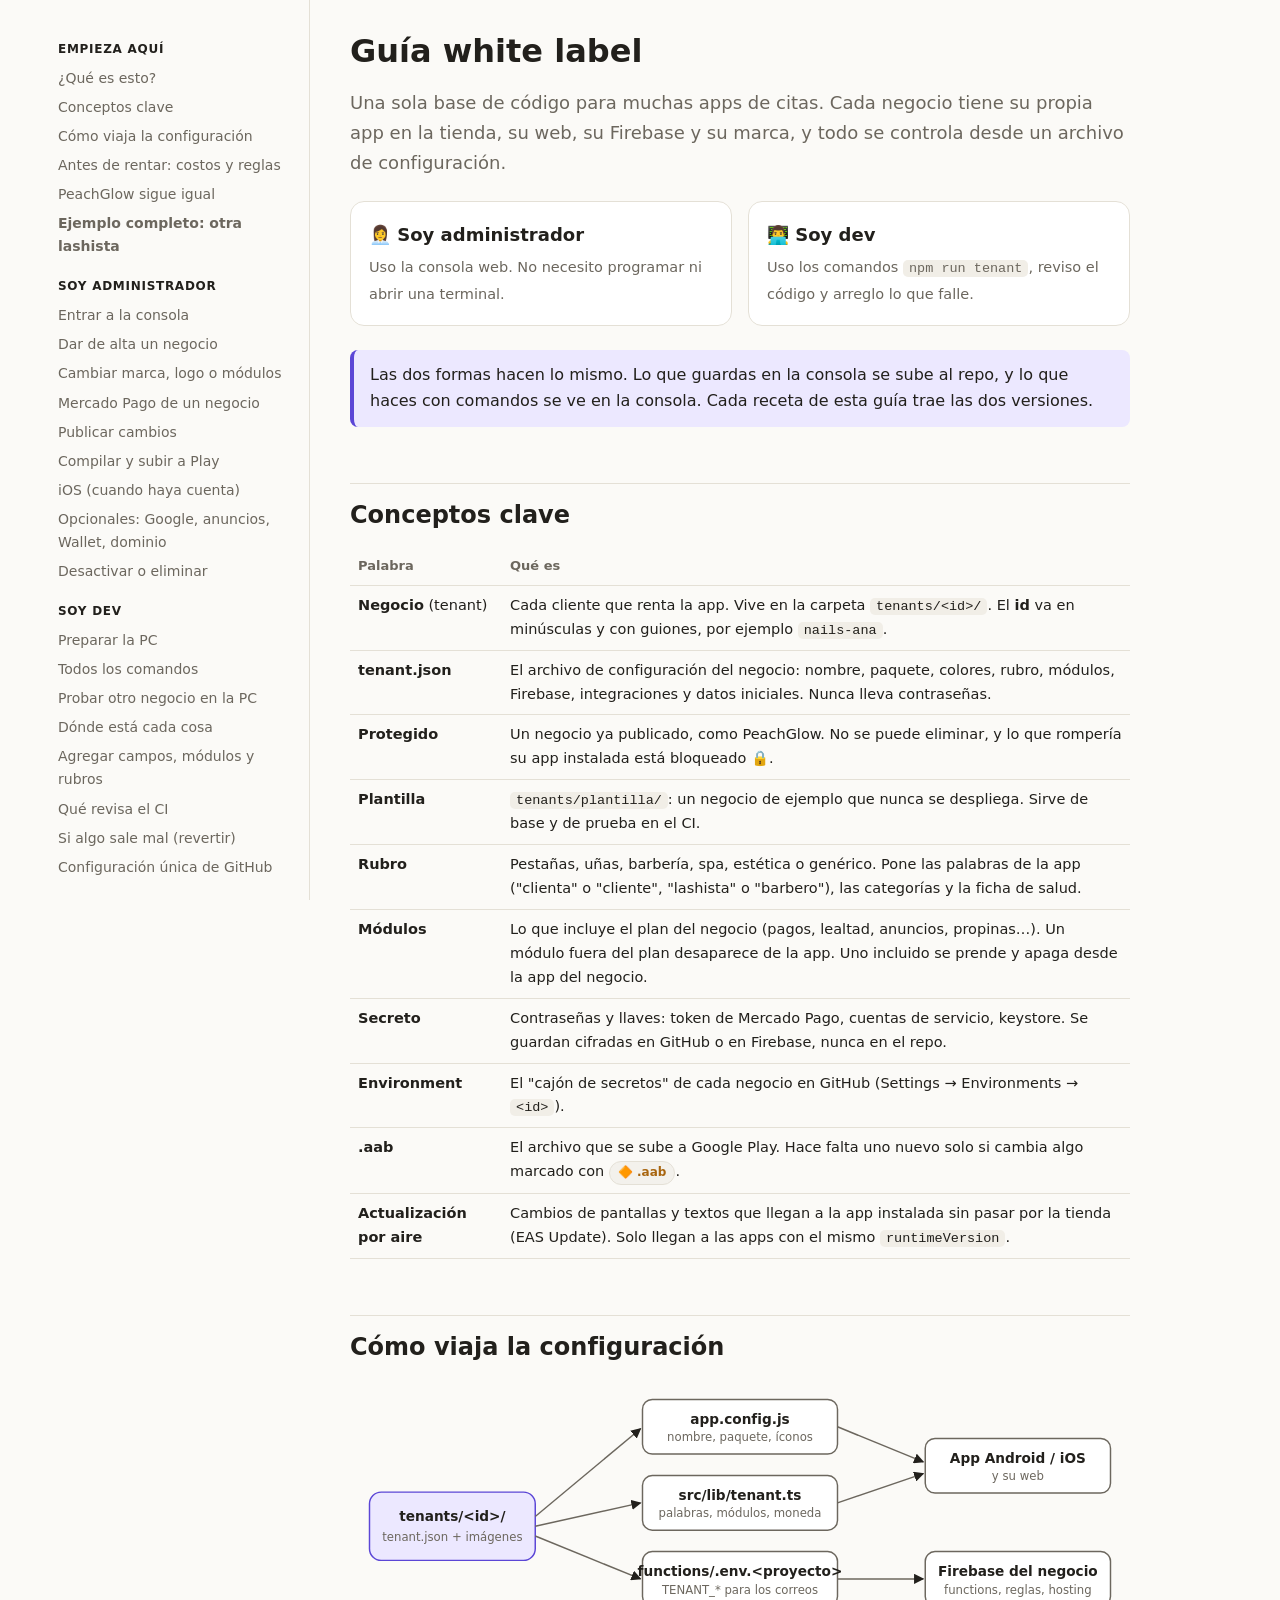
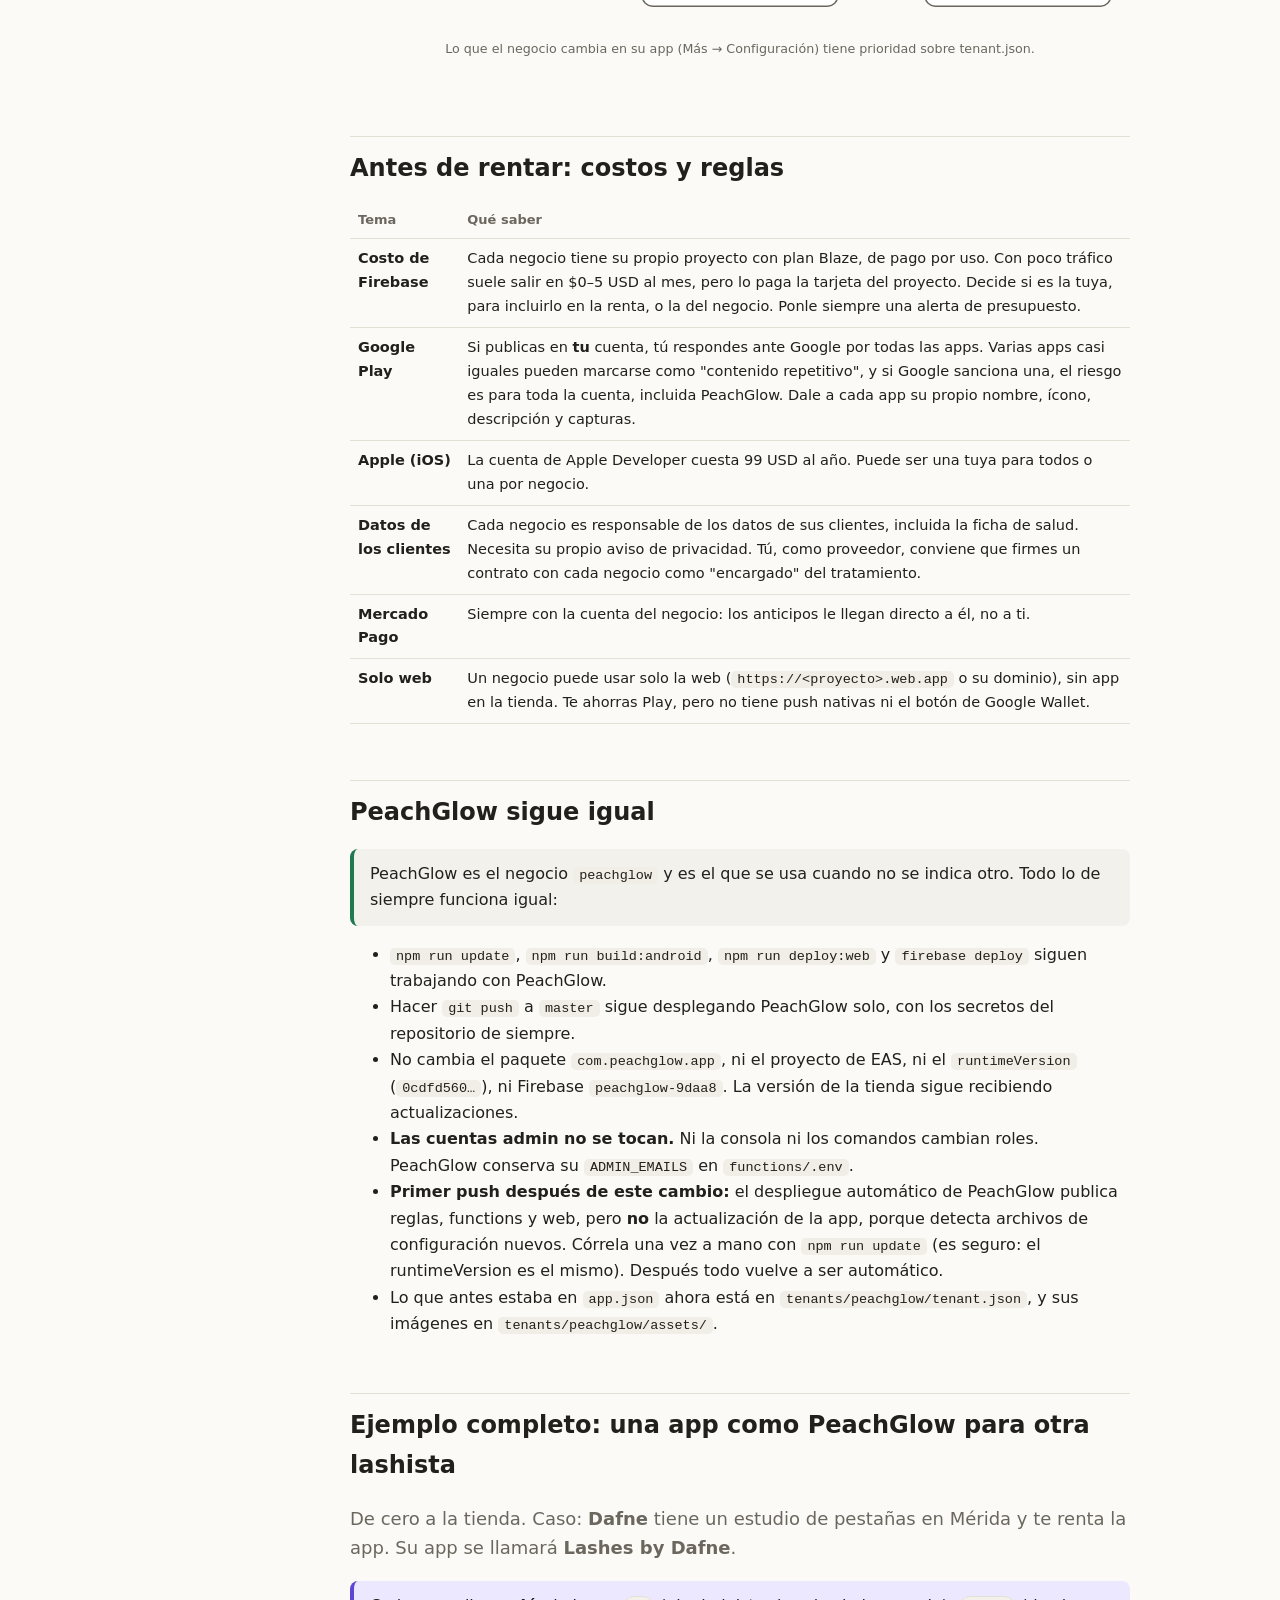
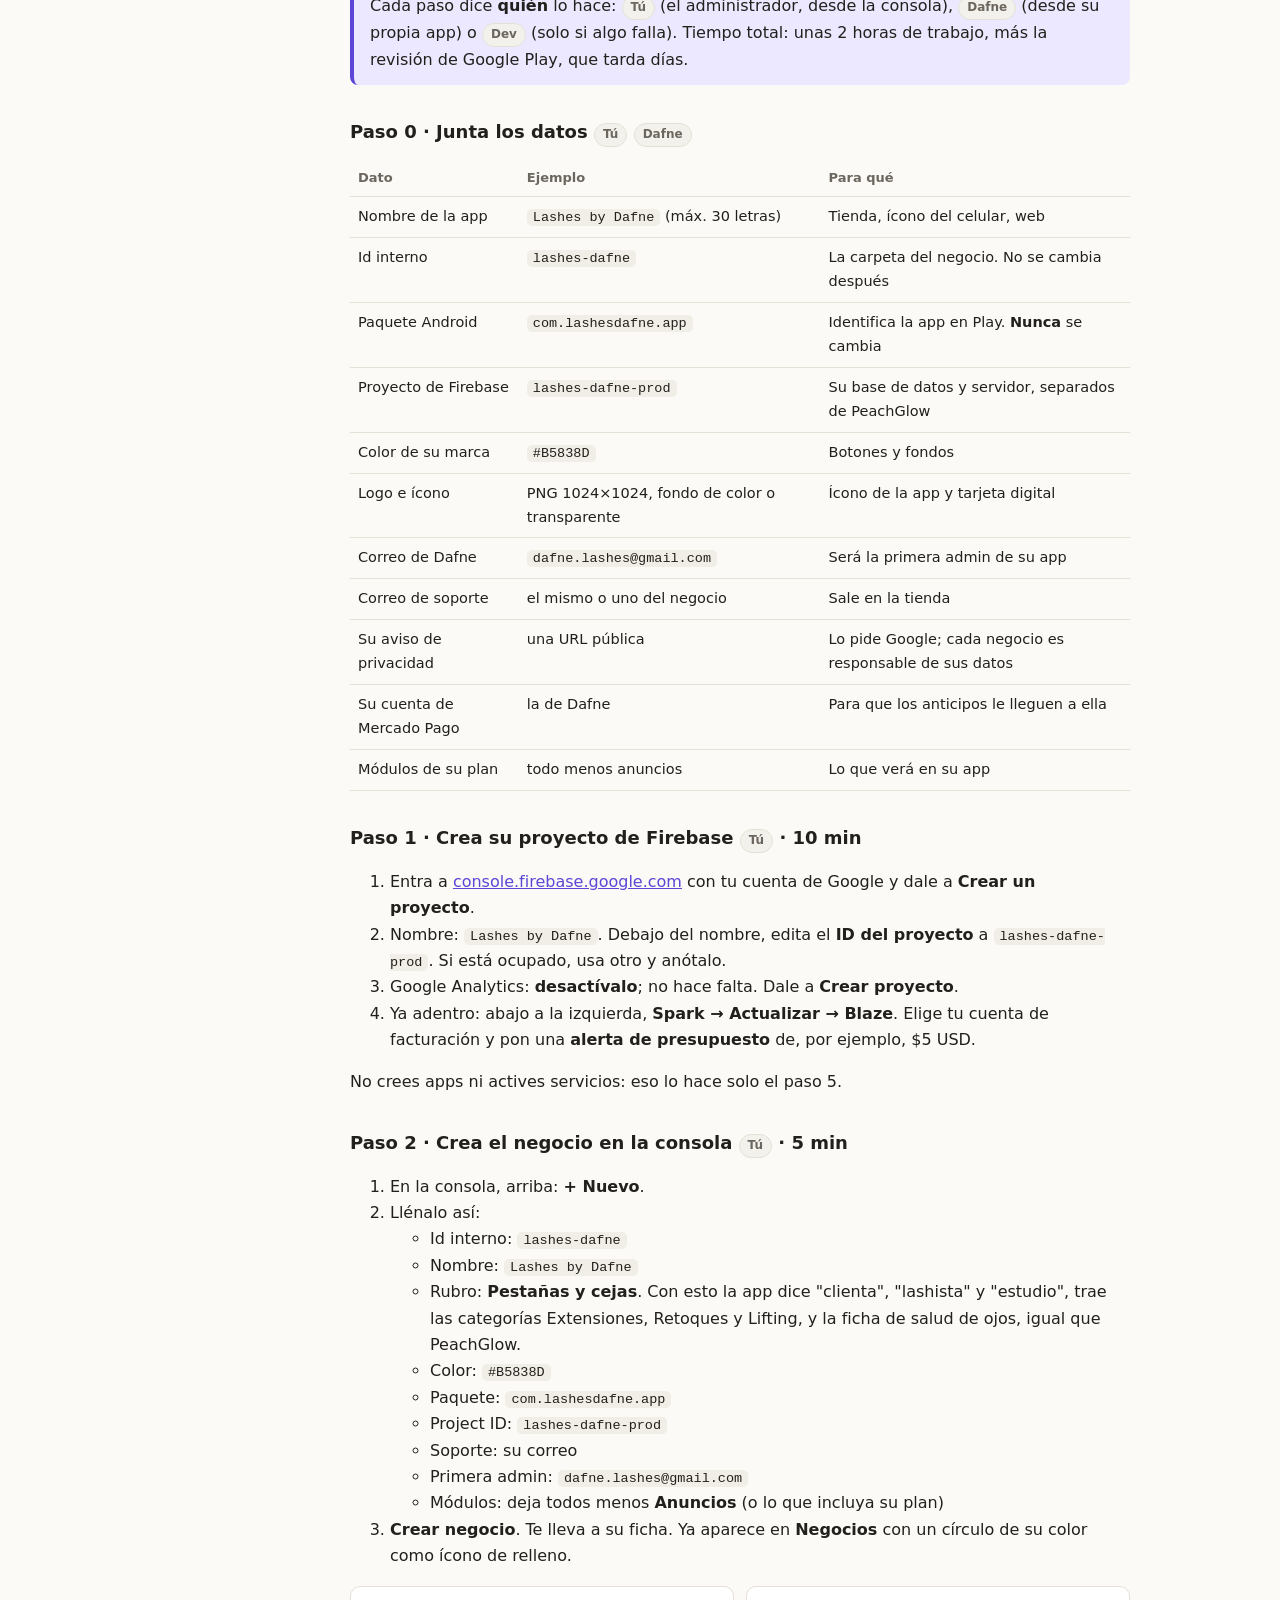
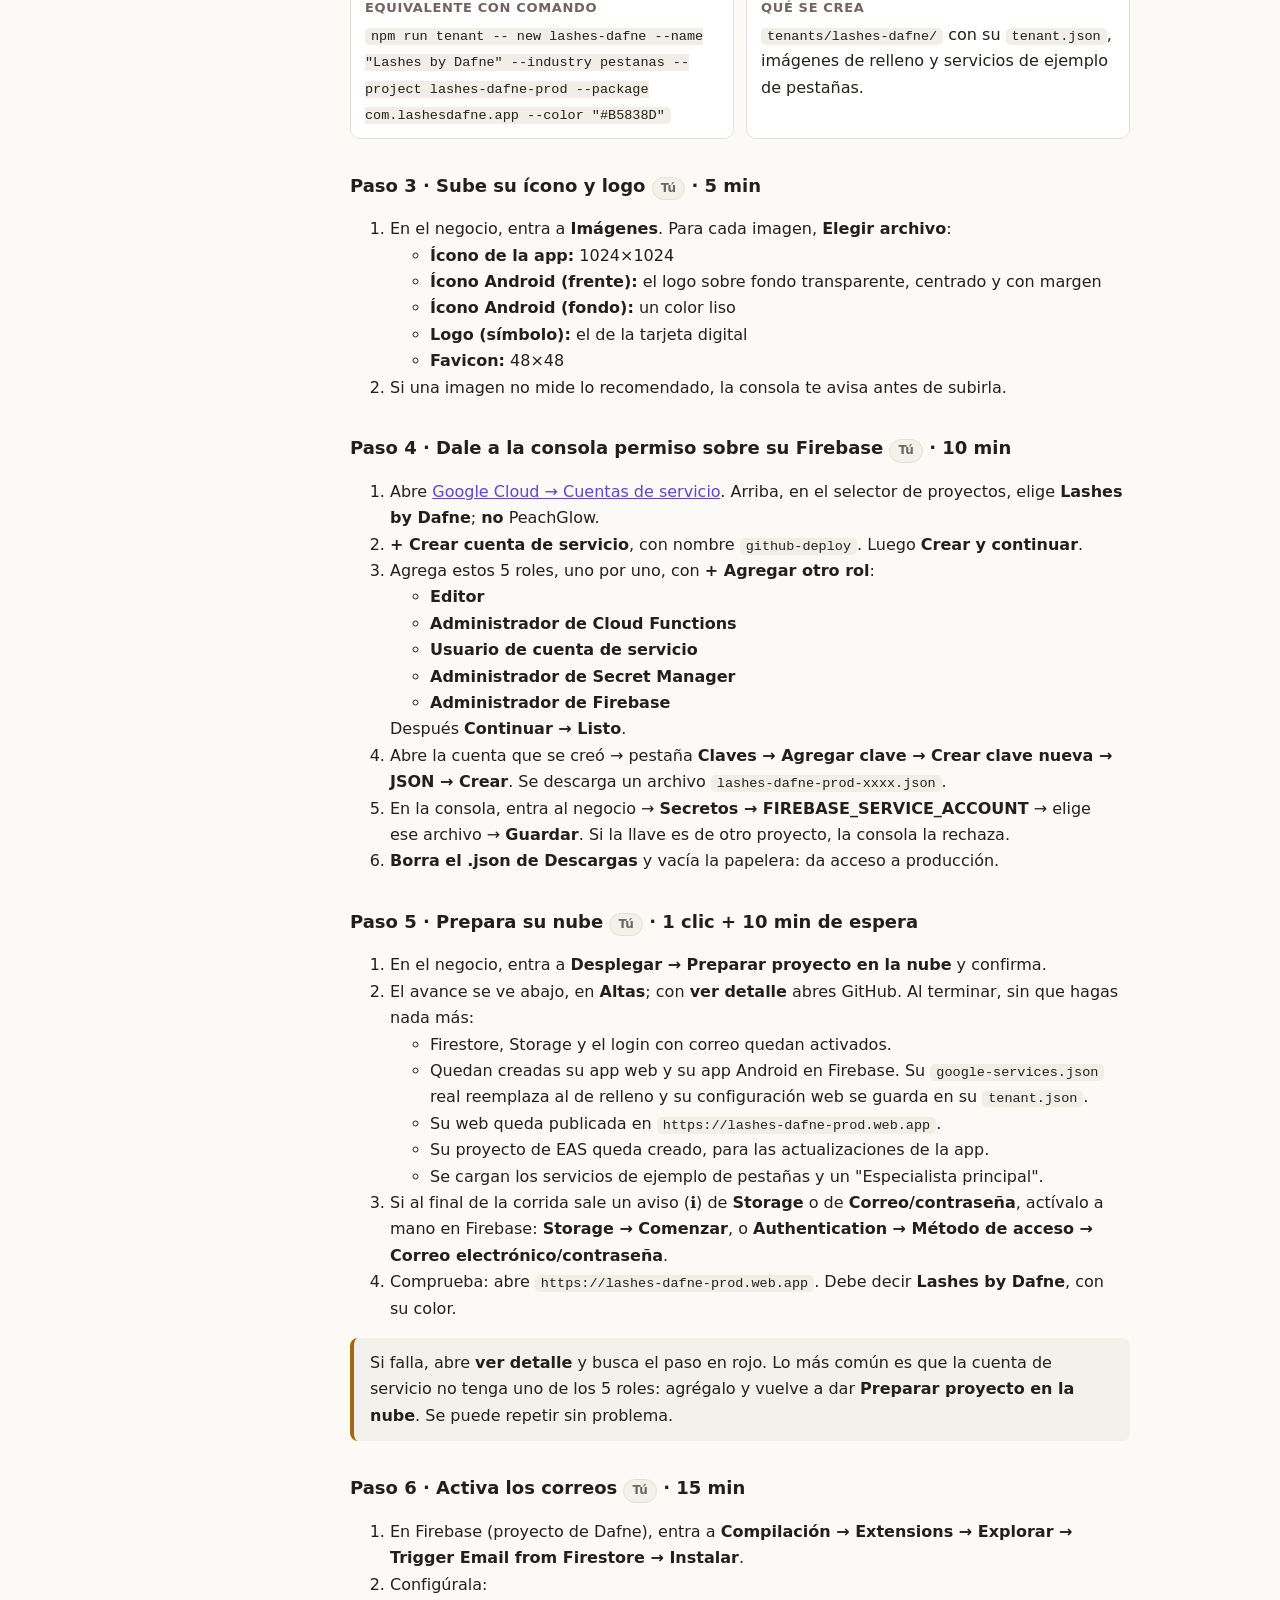
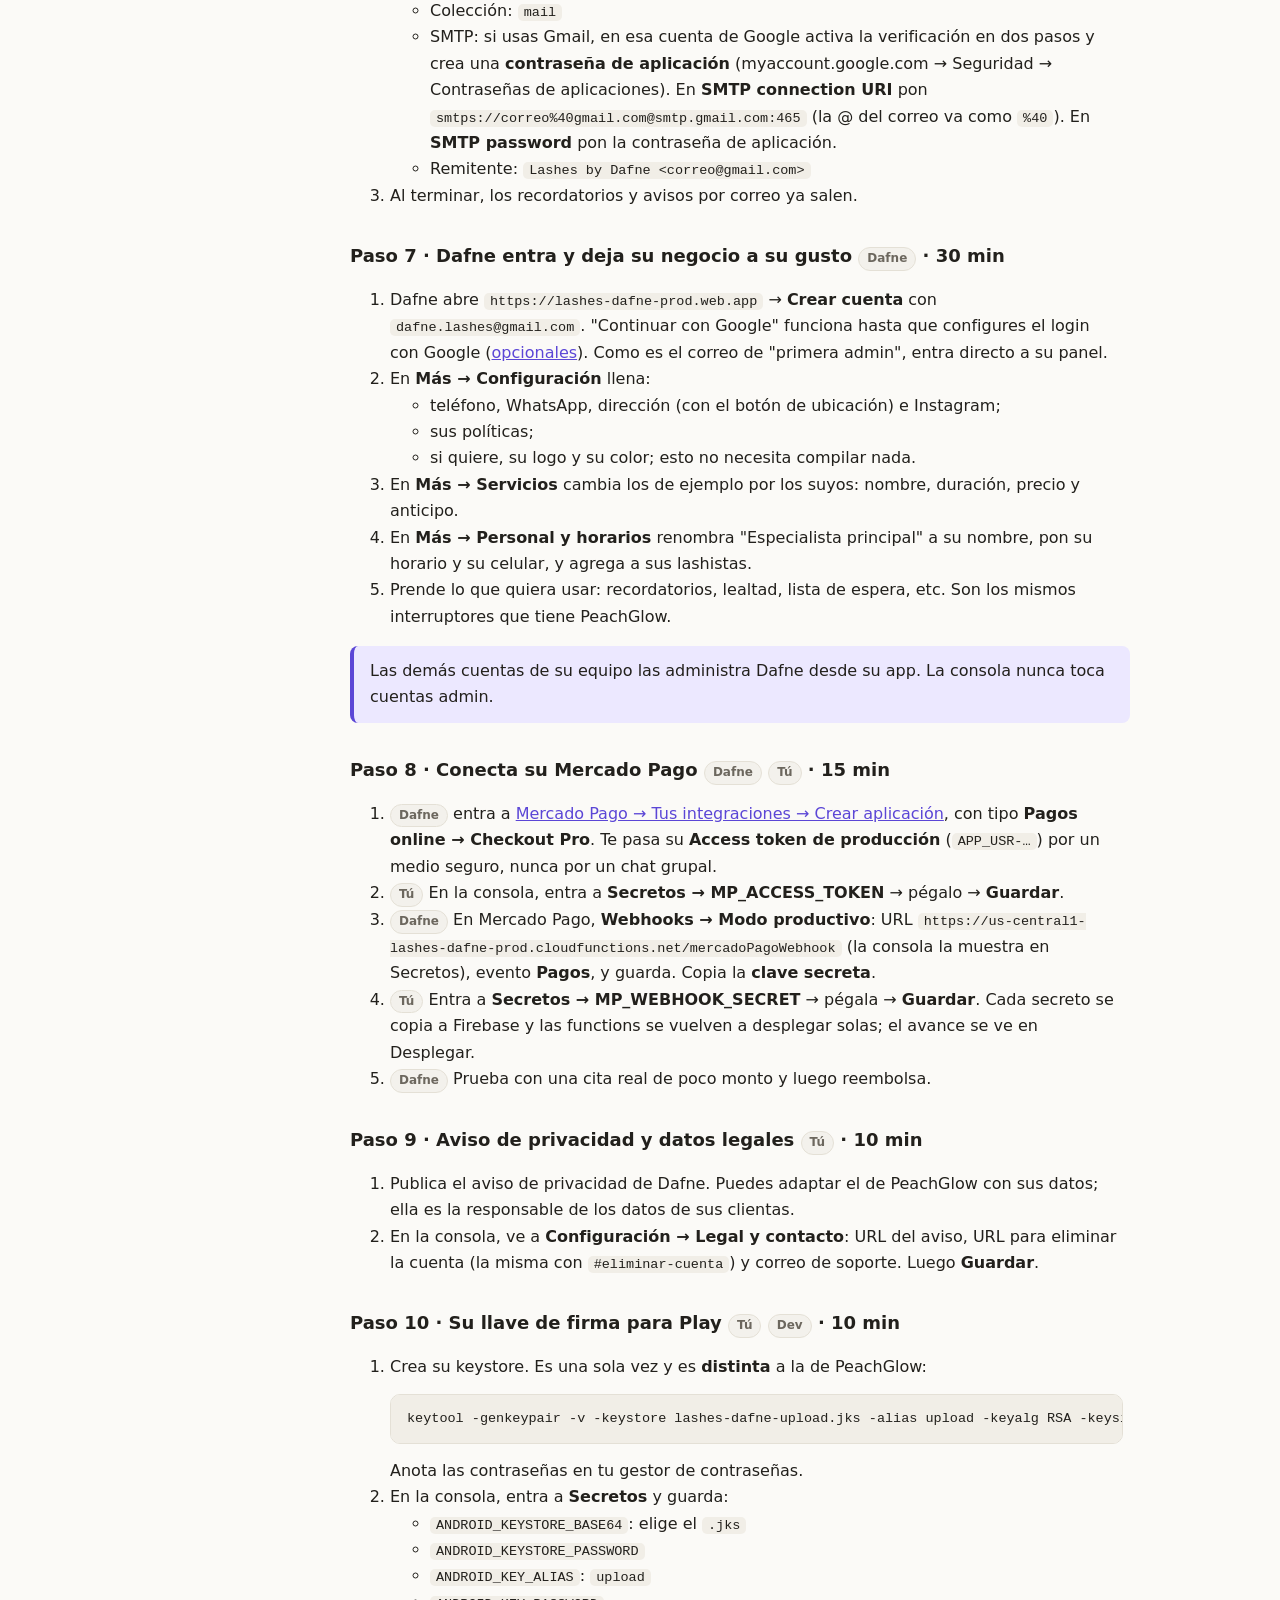
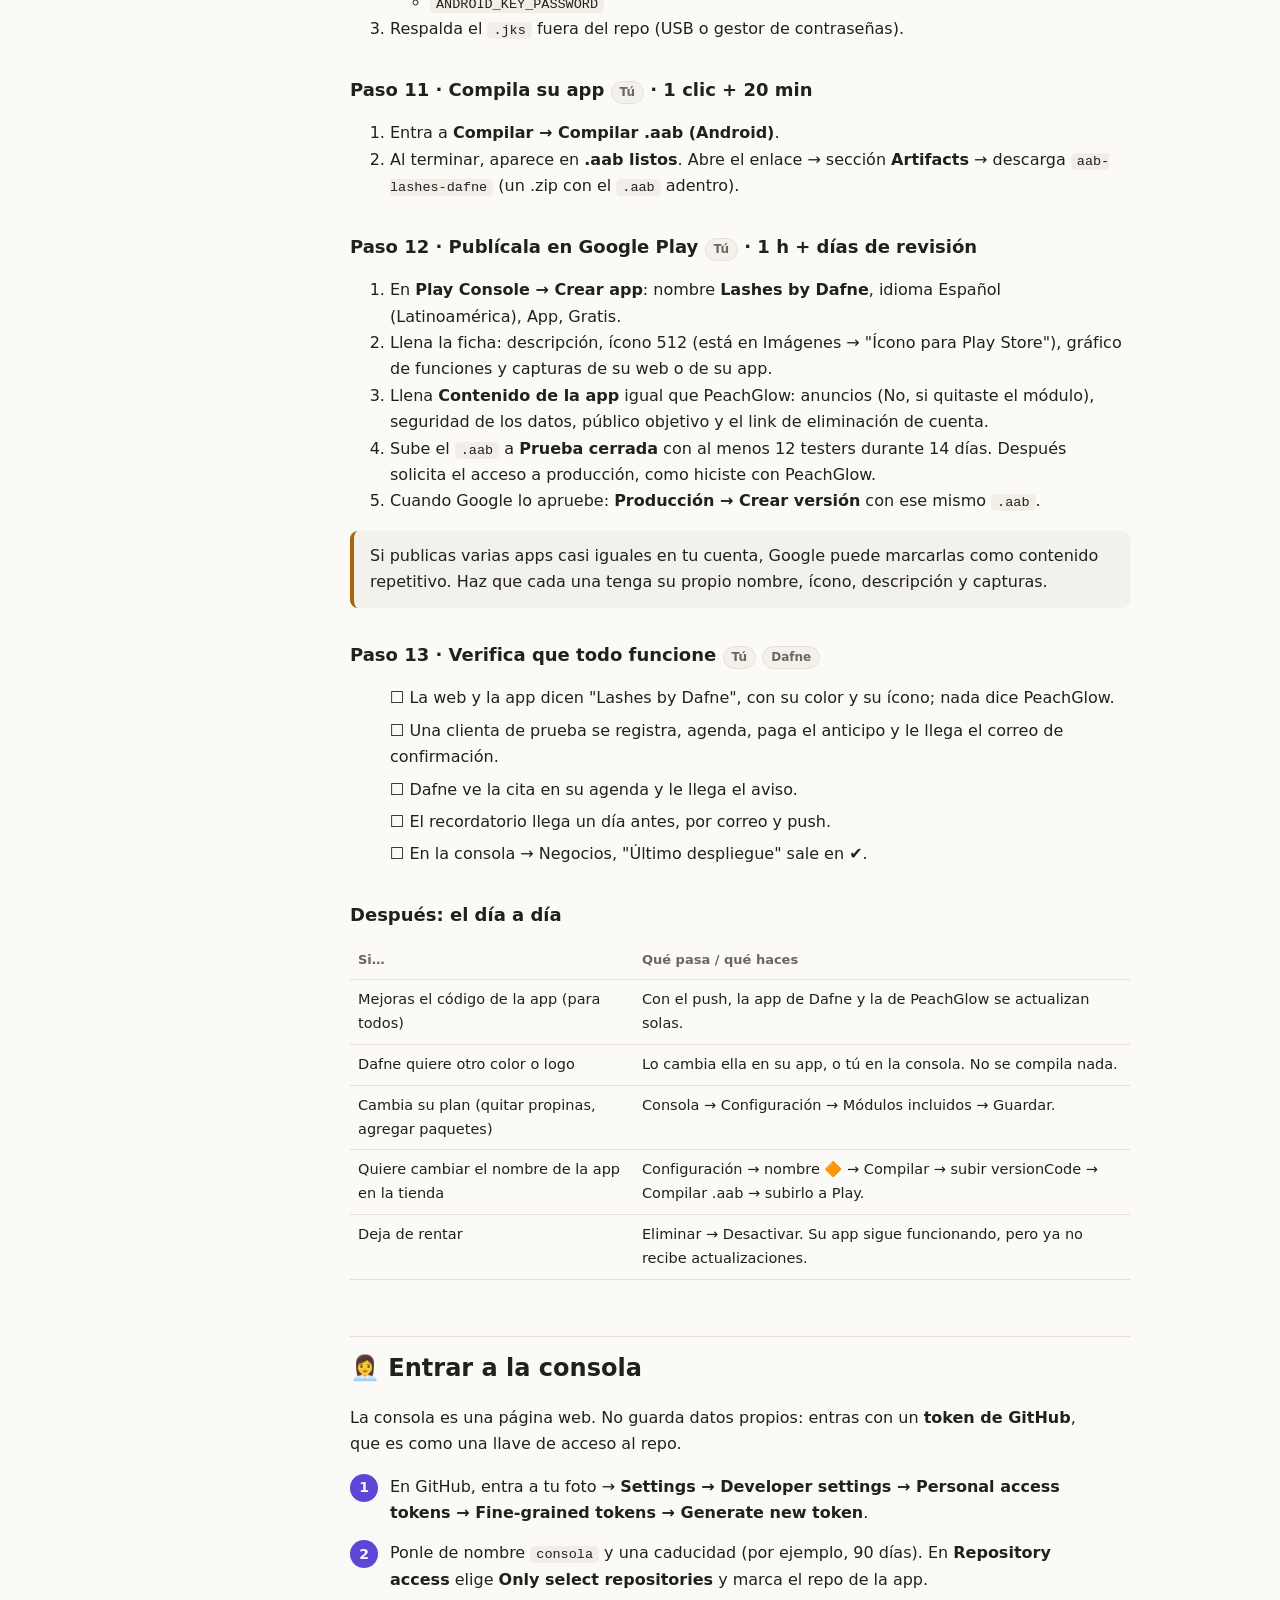
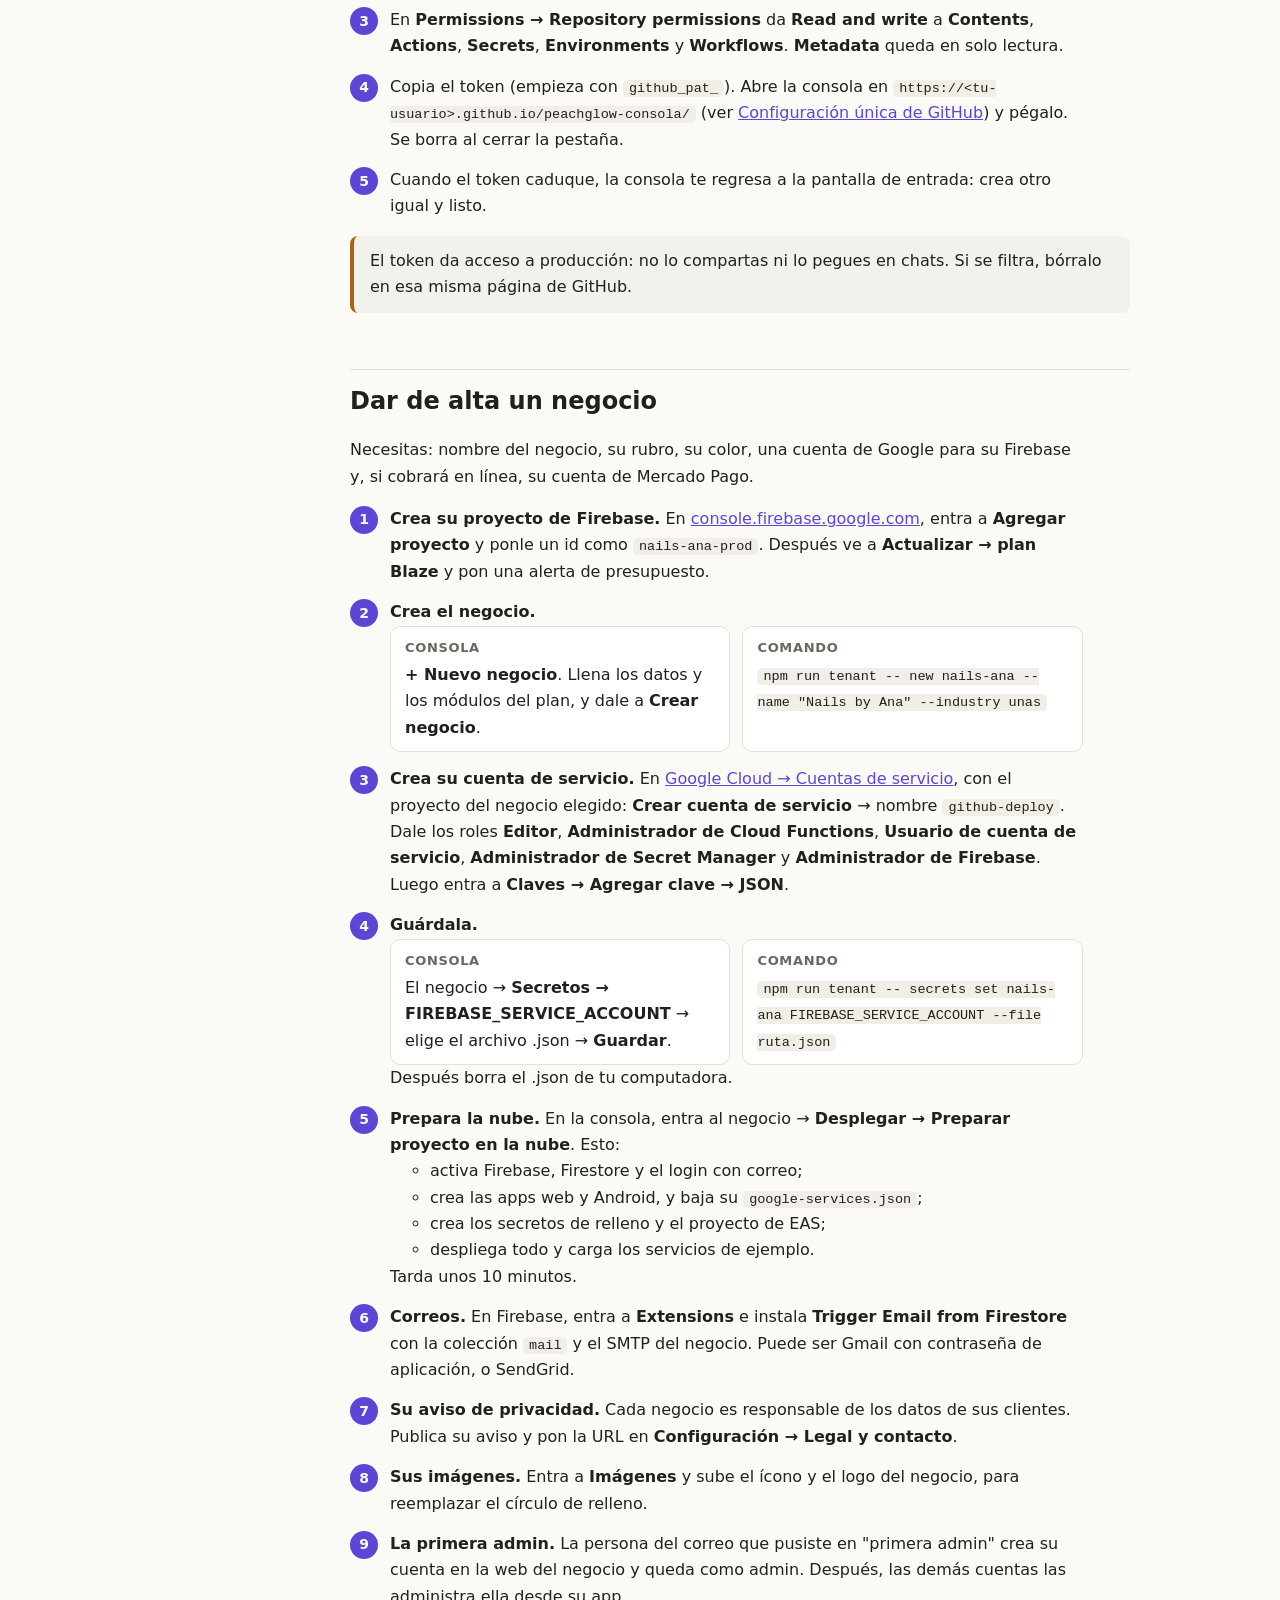
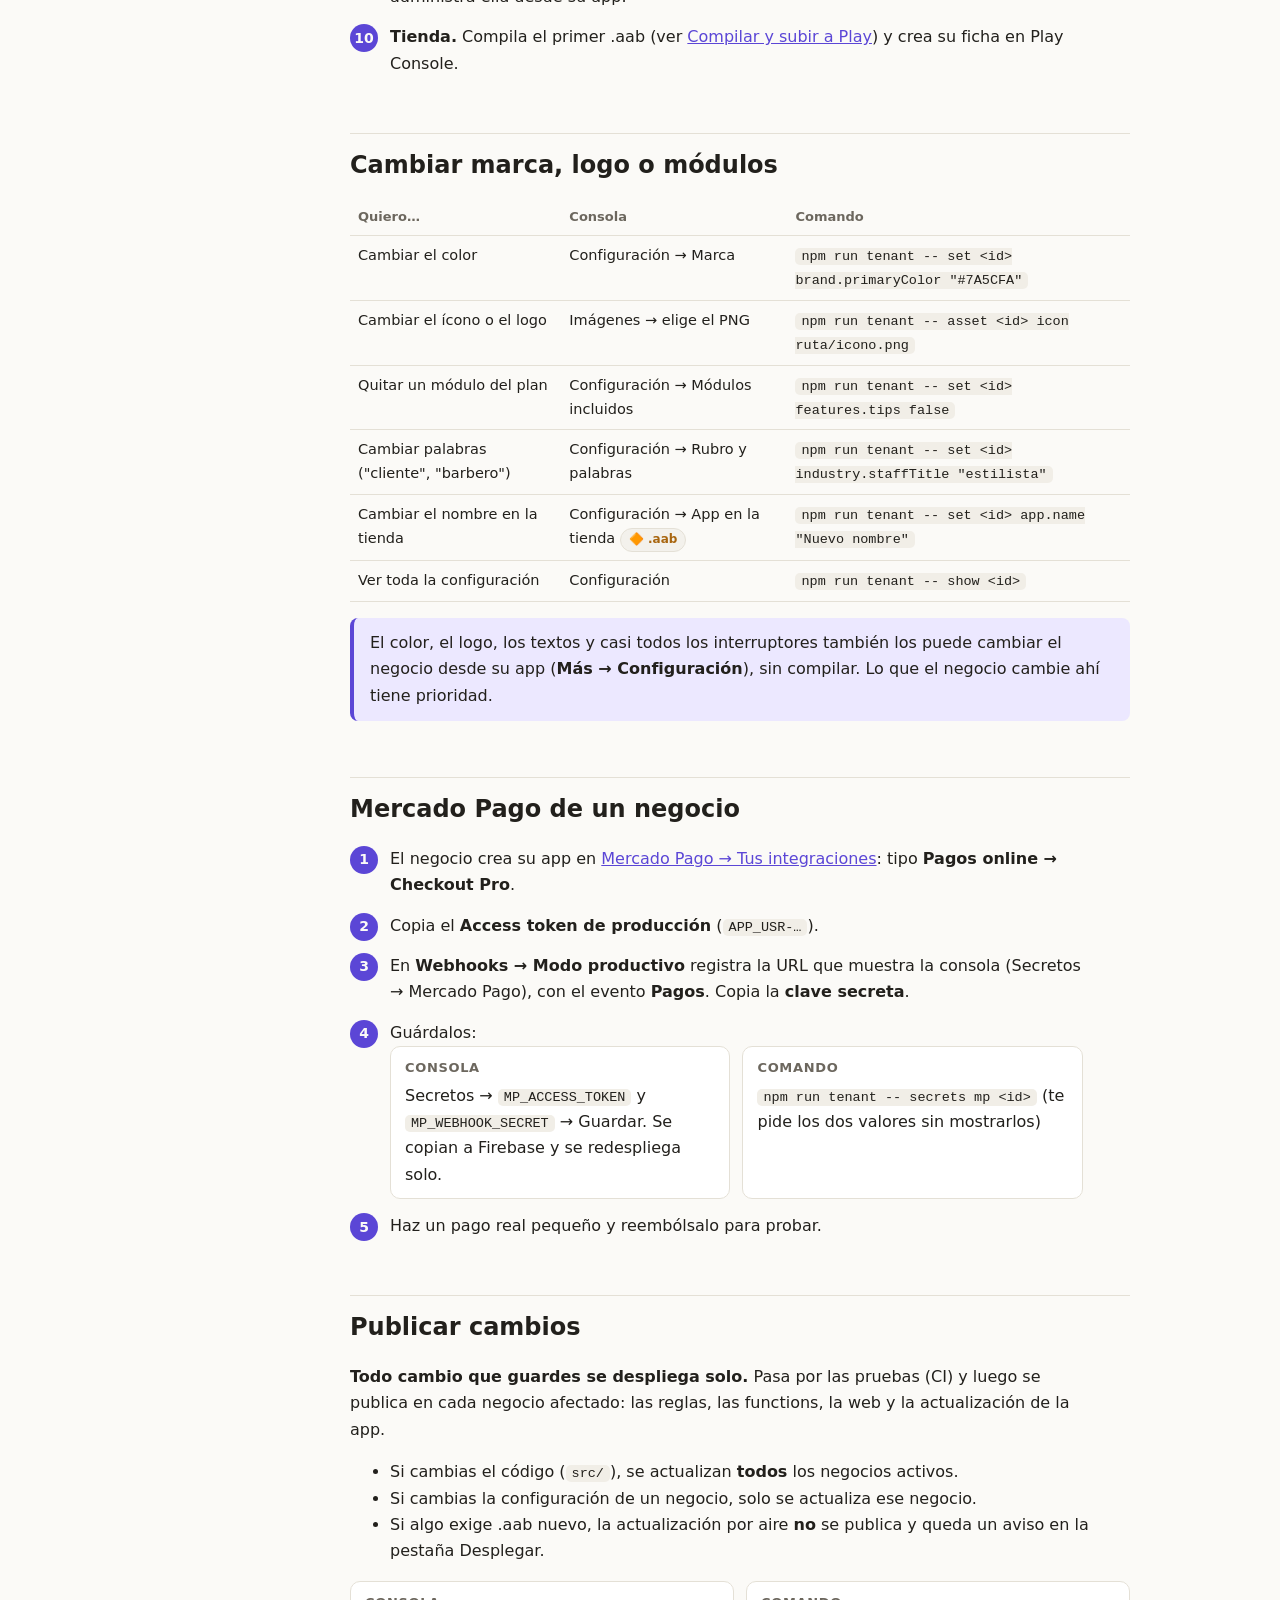
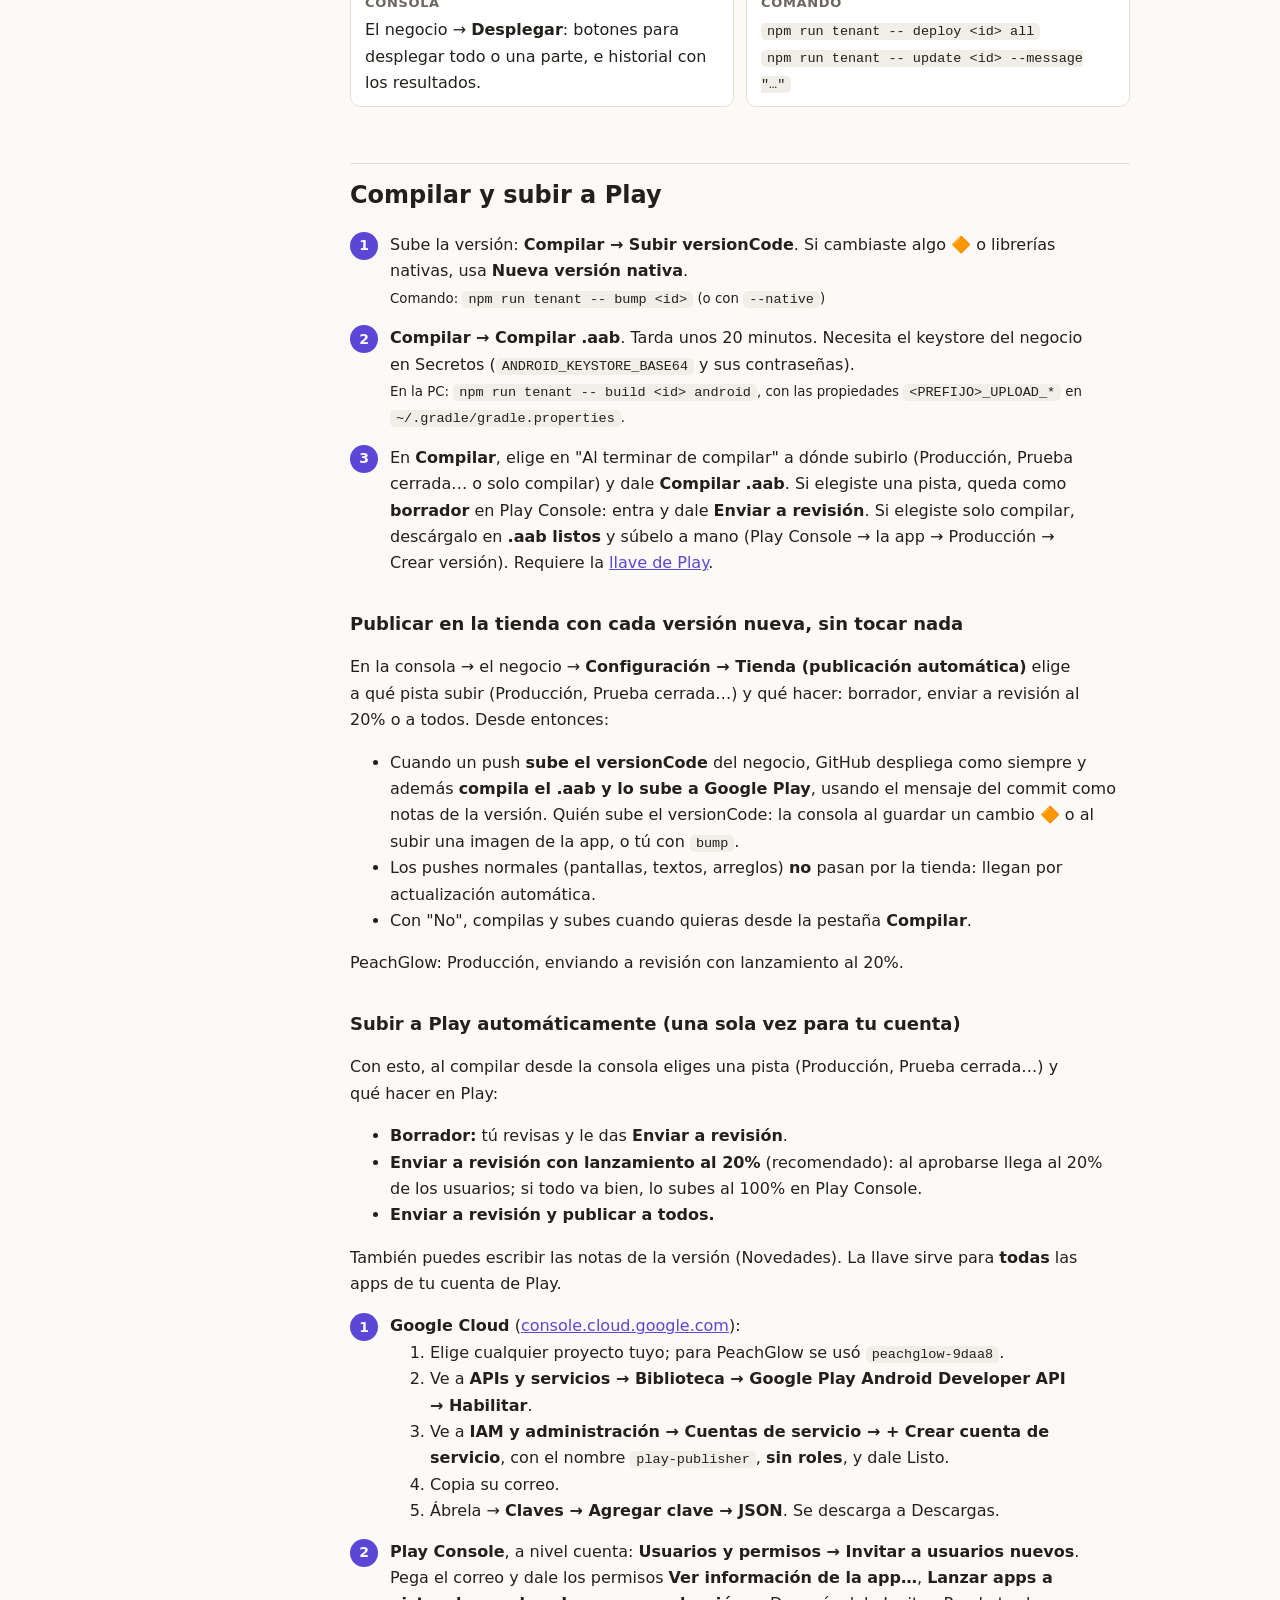
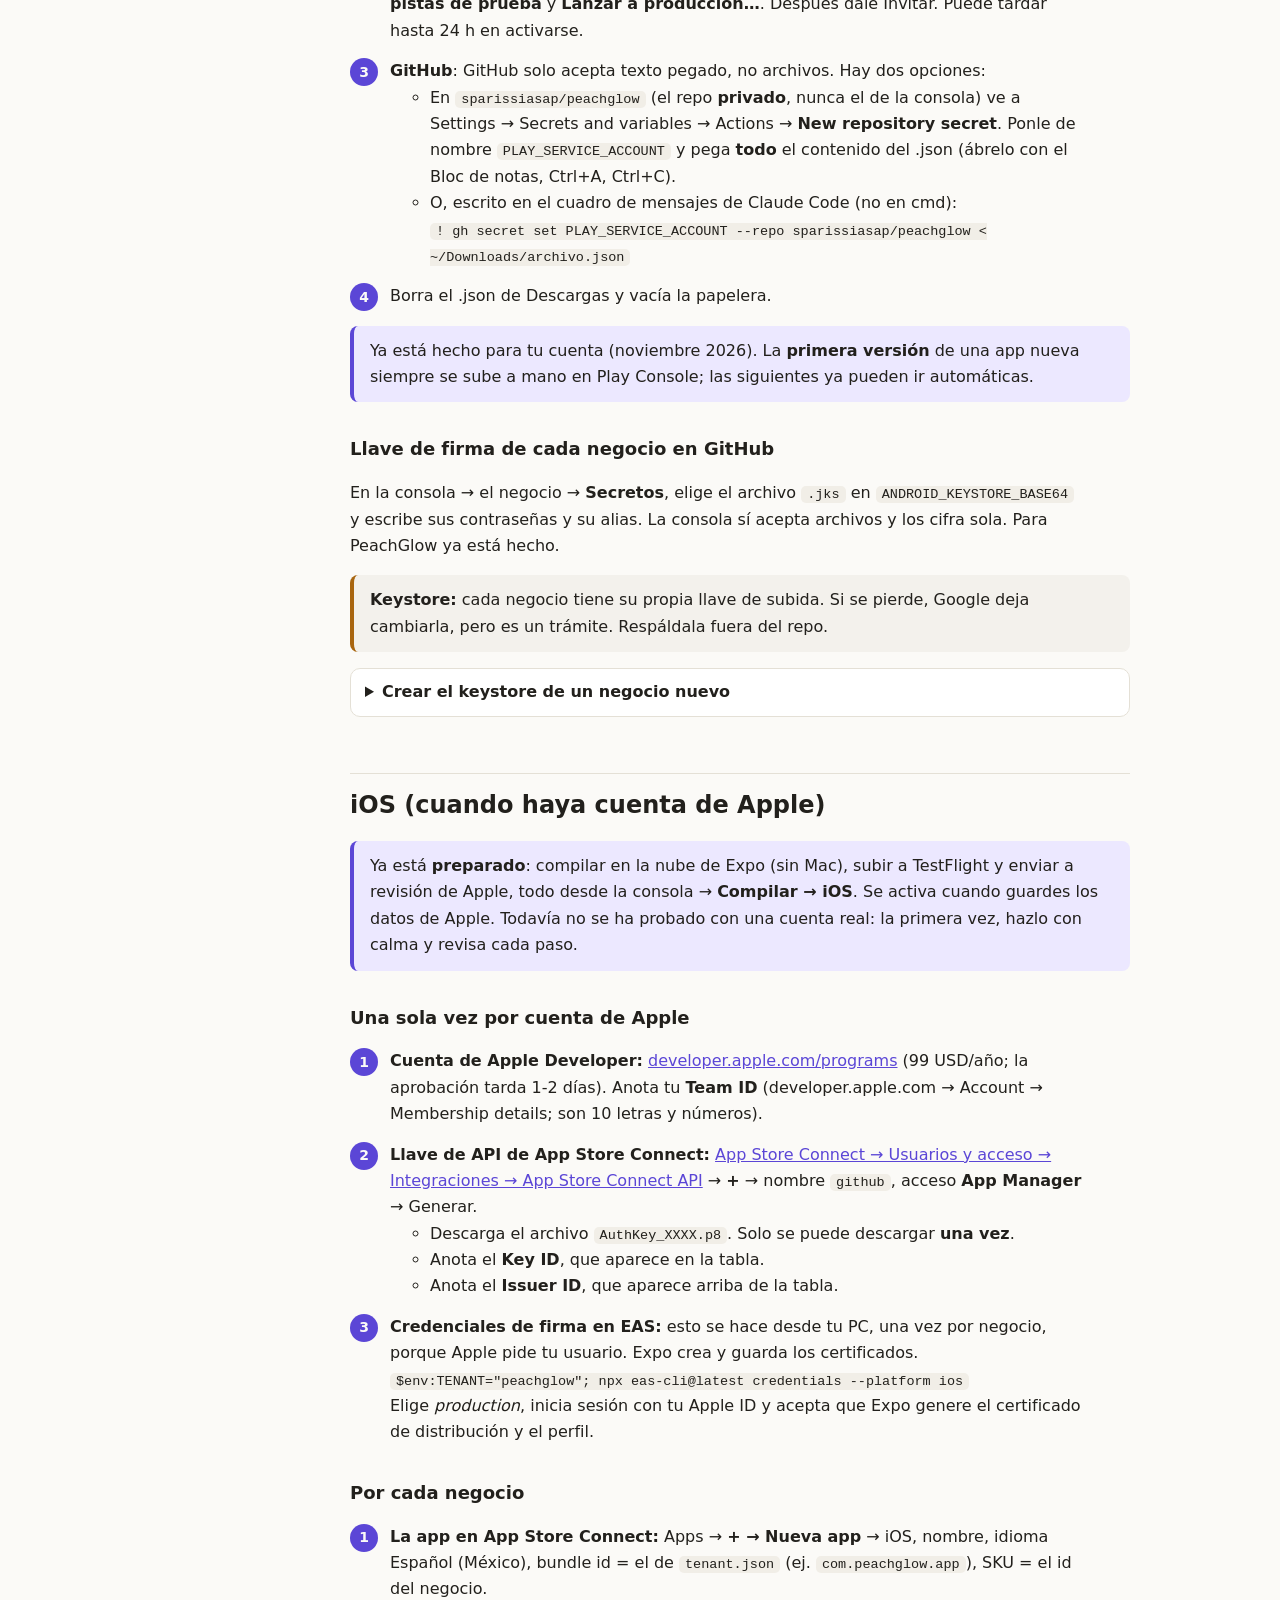
<file: guia/index.html>
<!doctype html>
<html lang="es">
<head>
<meta charset="utf-8">
<meta name="viewport" content="width=device-width, initial-scale=1">
<title>Guía white label</title>
<style>
:root{--bg:#fbfaf7;--surface:#fff;--alt:#f3f1ec;--text:#22201c;--muted:#6c675e;--border:#e4e0d6;--accent:#5b46d6;--accent-soft:#ecE8ff;--ok:#1f7a4f;--warn:#a8650f;--danger:#b4382f;--code:#f1eee7;color-scheme:light}
@media (prefers-color-scheme:dark){:root{--bg:#15141a;--surface:#1d1c24;--alt:#25232e;--text:#ebe9f2;--muted:#a3a0b3;--border:#35323f;--accent:#a596ff;--accent-soft:#2b2747;--ok:#58c793;--warn:#e5b04f;--danger:#ef7a70;--code:#26242f;color-scheme:dark}}
*{box-sizing:border-box}
body{margin:0;background:var(--bg);color:var(--text);font:16px/1.65 system-ui,-apple-system,"Segoe UI",Roboto,sans-serif}
.layout{display:grid;grid-template-columns:270px 1fr;max-width:1200px;margin:0 auto}
aside{position:sticky;top:0;height:100vh;overflow:auto;padding:24px 18px;border-right:1px solid var(--border);font-size:14px}
aside a{display:block;color:var(--muted);text-decoration:none;padding:3px 0}
aside a:hover{color:var(--accent)}
aside .group{font-weight:700;color:var(--text);margin:16px 0 4px;text-transform:uppercase;font-size:12px;letter-spacing:.06em}
main{padding:32px 40px 120px;max-width:860px}
h1{font-size:32px;line-height:1.2;margin:0 0 8px}
h2{font-size:24px;margin:56px 0 12px;padding-top:12px;border-top:1px solid var(--border)}
h3{font-size:18px;margin:32px 0 8px}
p,li{max-width:72ch}
a{color:var(--accent)}
code,kbd{background:var(--code);padding:1px 6px;border-radius:5px;font:13.5px ui-monospace,SFMono-Regular,Menlo,Consolas,monospace}
pre{background:var(--code);padding:14px 16px;border-radius:10px;overflow:auto;font:13.5px/1.5 ui-monospace,SFMono-Regular,Menlo,Consolas,monospace;border:1px solid var(--border)}
pre code{background:none;padding:0}
table{width:100%;border-collapse:collapse;margin:12px 0;font-size:14.5px}
th,td{text-align:left;padding:8px;border-bottom:1px solid var(--border);vertical-align:top}
th{color:var(--muted);font-weight:600;font-size:13px}
.lead{font-size:18px;color:var(--muted)}
.paths{display:grid;grid-template-columns:1fr 1fr;gap:16px;margin:24px 0}
.path{display:block;background:var(--surface);border:1px solid var(--border);border-radius:14px;padding:18px;text-decoration:none;color:var(--text)}
.path:hover{border-color:var(--accent)}
.path b{display:block;font-size:18px;margin-bottom:4px}
.path span{color:var(--muted);font-size:14.5px}
.box{border-left:4px solid var(--accent);background:var(--accent-soft);padding:12px 16px;border-radius:8px;margin:16px 0}
.box.warn{border-color:var(--warn);background:var(--alt)}
.box.danger{border-color:var(--danger);background:var(--alt)}
.box.ok{border-color:var(--ok);background:var(--alt)}
.tag{display:inline-block;font-size:12px;font-weight:600;padding:1px 8px;border-radius:999px;border:1px solid var(--border);background:var(--alt);color:var(--muted);white-space:nowrap}
.tag.native{color:var(--warn)}
.tag.lock{color:var(--danger)}
.steps{counter-reset:s;list-style:none;padding:0}
.steps>li{counter-increment:s;position:relative;padding-left:40px;margin:14px 0}
.steps>li::before{content:counter(s);position:absolute;left:0;top:0;width:28px;height:28px;border-radius:50%;background:var(--accent);color:var(--bg);font-weight:700;display:grid;place-items:center;font-size:14px}
.both{display:grid;grid-template-columns:1fr 1fr;gap:12px}
.both>div{background:var(--surface);border:1px solid var(--border);border-radius:10px;padding:10px 14px}
.both h4{margin:0 0 4px;font-size:13px;color:var(--muted);text-transform:uppercase;letter-spacing:.05em}
details{background:var(--surface);border:1px solid var(--border);border-radius:10px;padding:10px 14px;margin:8px 0}
summary{cursor:pointer;font-weight:600}
.check li{list-style:none;margin:6px 0}
.check input{margin-right:8px;transform:scale(1.15)}
svg text{font-family:system-ui,-apple-system,"Segoe UI",Roboto,sans-serif}
.menu-toggle{display:none}
@media (max-width:860px){
  .layout{grid-template-columns:1fr}
  aside{position:static;height:auto;border-right:0;border-bottom:1px solid var(--border);display:none}
  aside.open{display:block}
  .menu-toggle{display:block;margin:12px 16px 0;padding:8px 12px;border-radius:8px;border:1px solid var(--border);background:var(--surface);color:var(--text);font:inherit}
  main{padding:20px 16px 100px}
  .paths,.both{grid-template-columns:1fr}
  h1{font-size:26px}
}
</style>
</head>
<body>
<button class="menu-toggle" onclick="document.querySelector('aside').classList.toggle('open')">☰ Índice</button>
<div class="layout">
<aside>
  <div class="group">Empieza aquí</div>
  <a href="#inicio">¿Qué es esto?</a>
  <a href="#conceptos">Conceptos clave</a>
  <a href="#mapa">Cómo viaja la configuración</a>
  <a href="#antes">Antes de rentar: costos y reglas</a>
  <a href="#peachglow">PeachGlow sigue igual</a>
  <a href="#ejemplo"><b>Ejemplo completo: otra lashista</b></a>
  <div class="group">Soy administrador</div>
  <a href="#entrar">Entrar a la consola</a>
  <a href="#alta">Dar de alta un negocio</a>
  <a href="#cambiar">Cambiar marca, logo o módulos</a>
  <a href="#mp">Mercado Pago de un negocio</a>
  <a href="#actualizar">Publicar cambios</a>
  <a href="#aab">Compilar y subir a Play</a>
  <a href="#ios">iOS (cuando haya cuenta)</a>
  <a href="#opcionales">Opcionales: Google, anuncios, Wallet, dominio</a>
  <a href="#baja">Desactivar o eliminar</a>
  <div class="group">Soy dev</div>
  <a href="#instalar">Preparar la PC</a>
  <a href="#comandos">Todos los comandos</a>
  <a href="#local">Probar otro negocio en la PC</a>
  <a href="#archivos">Dónde está cada cosa</a>
  <a href="#extender">Agregar campos, módulos y rubros</a>
  <a href="#ci">Qué revisa el CI</a>
  <a href="#revertir">Si algo sale mal (revertir)</a>
  <a href="#github">Configuración única de GitHub</a>
  <div class="group">Referencia</div>
  <a href="#secretos">Secretos de cada negocio</a>
  <a href="#referencia">Claves de tenant.json</a>
  <a href="#nativo">¿Necesito un .aab nuevo?</a>
  <a href="#errores">Errores comunes</a>
  <a href="#checklist">Checklist de alta</a>
</aside>
<main>

<section id="inicio">
<h1>Guía white label</h1>
<p class="lead">Una sola base de código para muchas apps de citas. Cada negocio tiene su propia app en la tienda, su web, su Firebase y su marca, y todo se controla desde un archivo de configuración.</p>
<div class="paths">
  <a class="path" href="#entrar"><b>👩‍💼 Soy administrador</b><span>Uso la consola web. No necesito programar ni abrir una terminal.</span></a>
  <a class="path" href="#instalar"><b>👨‍💻 Soy dev</b><span>Uso los comandos <code>npm run tenant</code>, reviso el código y arreglo lo que falle.</span></a>
</div>
<div class="box">Las dos formas hacen lo mismo. Lo que guardas en la consola se sube al repo, y lo que haces con comandos se ve en la consola. Cada receta de esta guía trae las dos versiones.</div>
</section>

<section id="conceptos">
<h2>Conceptos clave</h2>
<table>
<tr><th>Palabra</th><th>Qué es</th></tr>
<tr><td><b>Negocio</b> (tenant)</td><td>Cada cliente que renta la app. Vive en la carpeta <code>tenants/&lt;id&gt;/</code>. El <b>id</b> va en minúsculas y con guiones, por ejemplo <code>nails-ana</code>.</td></tr>
<tr><td><b>tenant.json</b></td><td>El archivo de configuración del negocio: nombre, paquete, colores, rubro, módulos, Firebase, integraciones y datos iniciales. Nunca lleva contraseñas.</td></tr>
<tr><td><b>Protegido</b></td><td>Un negocio ya publicado, como PeachGlow. No se puede eliminar, y lo que rompería su app instalada está bloqueado 🔒.</td></tr>
<tr><td><b>Plantilla</b></td><td><code>tenants/plantilla/</code>: un negocio de ejemplo que nunca se despliega. Sirve de base y de prueba en el CI.</td></tr>
<tr><td><b>Rubro</b></td><td>Pestañas, uñas, barbería, spa, estética o genérico. Pone las palabras de la app ("clienta" o "cliente", "lashista" o "barbero"), las categorías y la ficha de salud.</td></tr>
<tr><td><b>Módulos</b></td><td>Lo que incluye el plan del negocio (pagos, lealtad, anuncios, propinas…). Un módulo fuera del plan desaparece de la app. Uno incluido se prende y apaga desde la app del negocio.</td></tr>
<tr><td><b>Secreto</b></td><td>Contraseñas y llaves: token de Mercado Pago, cuentas de servicio, keystore. Se guardan cifradas en GitHub o en Firebase, nunca en el repo.</td></tr>
<tr><td><b>Environment</b></td><td>El "cajón de secretos" de cada negocio en GitHub (Settings → Environments → <code>&lt;id&gt;</code>).</td></tr>
<tr><td><b>.aab</b></td><td>El archivo que se sube a Google Play. Hace falta uno nuevo solo si cambia algo marcado con <span class="tag native">🔶 .aab</span>.</td></tr>
<tr><td><b>Actualización por aire</b></td><td>Cambios de pantallas y textos que llegan a la app instalada sin pasar por la tienda (EAS Update). Solo llegan a las apps con el mismo <code>runtimeVersion</code>.</td></tr>
</table>
</section>

<section id="mapa">
<h2>Cómo viaja la configuración</h2>
<svg viewBox="0 0 800 300" width="100%" role="img" aria-label="tenant.json alimenta la app, la web, las Cloud Functions y los despliegues">
  <defs><marker id="ar" viewBox="0 0 10 10" refX="9" refY="5" markerWidth="7" markerHeight="7" orient="auto-start-reverse"><path d="M0 0L10 5L0 10z" fill="currentColor"/></marker></defs>
  <g fill="none" stroke="currentColor" stroke-width="1.5" style="color:var(--muted)">
    <rect x="20" y="115" width="170" height="70" rx="12" style="fill:var(--accent-soft);stroke:var(--accent)"/>
    <rect x="300" y="20" width="200" height="56" rx="10" style="fill:var(--surface)"/>
    <rect x="300" y="98" width="200" height="56" rx="10" style="fill:var(--surface)"/>
    <rect x="300" y="176" width="200" height="56" rx="10" style="fill:var(--surface)"/>
    <rect x="590" y="60" width="190" height="56" rx="10" style="fill:var(--surface)"/>
    <rect x="590" y="176" width="190" height="56" rx="10" style="fill:var(--surface)"/>
    <path d="M190 140 L298 50" marker-end="url(#ar)"/><path d="M190 150 L298 126" marker-end="url(#ar)"/><path d="M190 160 L298 204" marker-end="url(#ar)"/>
    <path d="M500 48 L588 84" marker-end="url(#ar)"/><path d="M500 126 L588 96" marker-end="url(#ar)"/><path d="M500 204 L588 204" marker-end="url(#ar)"/>
  </g>
  <g style="fill:var(--text)" font-size="14">
    <text x="105" y="145" text-anchor="middle" font-weight="700">tenants/&lt;id&gt;/</text><text x="105" y="165" text-anchor="middle" font-size="12" style="fill:var(--muted)">tenant.json + imágenes</text>
    <text x="400" y="45" text-anchor="middle" font-weight="600">app.config.js</text><text x="400" y="63" text-anchor="middle" font-size="12" style="fill:var(--muted)">nombre, paquete, íconos</text>
    <text x="400" y="123" text-anchor="middle" font-weight="600">src/lib/tenant.ts</text><text x="400" y="141" text-anchor="middle" font-size="12" style="fill:var(--muted)">palabras, módulos, moneda</text>
    <text x="400" y="201" text-anchor="middle" font-weight="600">functions/.env.&lt;proyecto&gt;</text><text x="400" y="219" text-anchor="middle" font-size="12" style="fill:var(--muted)">TENANT_* para los correos</text>
    <text x="685" y="85" text-anchor="middle" font-weight="600">App Android / iOS</text><text x="685" y="103" text-anchor="middle" font-size="12" style="fill:var(--muted)">y su web</text>
    <text x="685" y="201" text-anchor="middle" font-weight="600">Firebase del negocio</text><text x="685" y="219" text-anchor="middle" font-size="12" style="fill:var(--muted)">functions, reglas, hosting</text>
  </g>
  <text x="400" y="280" text-anchor="middle" font-size="13" style="fill:var(--muted)">Lo que el negocio cambia en su app (Más → Configuración) tiene prioridad sobre tenant.json.</text>
</svg>
</section>

<section id="antes">
<h2>Antes de rentar: costos y reglas</h2>
<table>
<tr><th>Tema</th><th>Qué saber</th></tr>
<tr><td><b>Costo de Firebase</b></td><td>Cada negocio tiene su propio proyecto con plan Blaze, de pago por uso. Con poco tráfico suele salir en $0–5 USD al mes, pero lo paga la tarjeta del proyecto. Decide si es la tuya, para incluirlo en la renta, o la del negocio. Ponle siempre una alerta de presupuesto.</td></tr>
<tr><td><b>Google Play</b></td><td>Si publicas en <b>tu</b> cuenta, tú respondes ante Google por todas las apps. Varias apps casi iguales pueden marcarse como "contenido repetitivo", y si Google sanciona una, el riesgo es para toda la cuenta, incluida PeachGlow. Dale a cada app su propio nombre, ícono, descripción y capturas.</td></tr>
<tr><td><b>Apple (iOS)</b></td><td>La cuenta de Apple Developer cuesta 99 USD al año. Puede ser una tuya para todos o una por negocio.</td></tr>
<tr><td><b>Datos de los clientes</b></td><td>Cada negocio es responsable de los datos de sus clientes, incluida la ficha de salud. Necesita su propio aviso de privacidad. Tú, como proveedor, conviene que firmes un contrato con cada negocio como "encargado" del tratamiento.</td></tr>
<tr><td><b>Mercado Pago</b></td><td>Siempre con la cuenta del negocio: los anticipos le llegan directo a él, no a ti.</td></tr>
<tr><td><b>Solo web</b></td><td>Un negocio puede usar solo la web (<code>https://&lt;proyecto&gt;.web.app</code> o su dominio), sin app en la tienda. Te ahorras Play, pero no tiene push nativas ni el botón de Google Wallet.</td></tr>
</table>
</section>

<section id="peachglow">
<h2>PeachGlow sigue igual</h2>
<div class="box ok">PeachGlow es el negocio <code>peachglow</code> y es el que se usa cuando no se indica otro. Todo lo de siempre funciona igual:</div>
<ul>
<li><code>npm run update</code>, <code>npm run build:android</code>, <code>npm run deploy:web</code> y <code>firebase deploy</code> siguen trabajando con PeachGlow.</li>
<li>Hacer <code>git push</code> a <code>master</code> sigue desplegando PeachGlow solo, con los secretos del repositorio de siempre.</li>
<li>No cambia el paquete <code>com.peachglow.app</code>, ni el proyecto de EAS, ni el <code>runtimeVersion</code> (<code>0cdfd560…</code>), ni Firebase <code>peachglow-9daa8</code>. La versión de la tienda sigue recibiendo actualizaciones.</li>
<li><b>Las cuentas admin no se tocan.</b> Ni la consola ni los comandos cambian roles. PeachGlow conserva su <code>ADMIN_EMAILS</code> en <code>functions/.env</code>.</li>
<li><b>Primer push después de este cambio:</b> el despliegue automático de PeachGlow publica reglas, functions y web, pero <b>no</b> la actualización de la app, porque detecta archivos de configuración nuevos. Córrela una vez a mano con <code>npm run update</code> (es seguro: el runtimeVersion es el mismo). Después todo vuelve a ser automático.</li>
<li>Lo que antes estaba en <code>app.json</code> ahora está en <code>tenants/peachglow/tenant.json</code>, y sus imágenes en <code>tenants/peachglow/assets/</code>.</li>
</ul>
</section>

<section id="ejemplo">
<h2>Ejemplo completo: una app como PeachGlow para otra lashista</h2>
<p class="lead">De cero a la tienda. Caso: <b>Dafne</b> tiene un estudio de pestañas en Mérida y te renta la app. Su app se llamará <b>Lashes by Dafne</b>.</p>
<div class="box">Cada paso dice <b>quién</b> lo hace: <span class="tag">Tú</span> (el administrador, desde la consola), <span class="tag">Dafne</span> (desde su propia app) o <span class="tag">Dev</span> (solo si algo falla). Tiempo total: unas 2 horas de trabajo, más la revisión de Google Play, que tarda días.</div>

<h3>Paso 0 · Junta los datos <span class="tag">Tú</span> <span class="tag">Dafne</span></h3>
<table>
<tr><th>Dato</th><th>Ejemplo</th><th>Para qué</th></tr>
<tr><td>Nombre de la app</td><td><code>Lashes by Dafne</code> (máx. 30 letras)</td><td>Tienda, ícono del celular, web</td></tr>
<tr><td>Id interno</td><td><code>lashes-dafne</code></td><td>La carpeta del negocio. No se cambia después</td></tr>
<tr><td>Paquete Android</td><td><code>com.lashesdafne.app</code></td><td>Identifica la app en Play. <b>Nunca</b> se cambia</td></tr>
<tr><td>Proyecto de Firebase</td><td><code>lashes-dafne-prod</code></td><td>Su base de datos y servidor, separados de PeachGlow</td></tr>
<tr><td>Color de su marca</td><td><code>#B5838D</code></td><td>Botones y fondos</td></tr>
<tr><td>Logo e ícono</td><td>PNG 1024×1024, fondo de color o transparente</td><td>Ícono de la app y tarjeta digital</td></tr>
<tr><td>Correo de Dafne</td><td><code>dafne.lashes@gmail.com</code></td><td>Será la primera admin de su app</td></tr>
<tr><td>Correo de soporte</td><td>el mismo o uno del negocio</td><td>Sale en la tienda</td></tr>
<tr><td>Su aviso de privacidad</td><td>una URL pública</td><td>Lo pide Google; cada negocio es responsable de sus datos</td></tr>
<tr><td>Su cuenta de Mercado Pago</td><td>la de Dafne</td><td>Para que los anticipos le lleguen a ella</td></tr>
<tr><td>Módulos de su plan</td><td>todo menos anuncios</td><td>Lo que verá en su app</td></tr>
</table>

<h3>Paso 1 · Crea su proyecto de Firebase <span class="tag">Tú</span> · 10 min</h3>
<ol>
<li>Entra a <a href="https://console.firebase.google.com" target="_blank" rel="noopener">console.firebase.google.com</a> con tu cuenta de Google y dale a <b>Crear un proyecto</b>.</li>
<li>Nombre: <code>Lashes by Dafne</code>. Debajo del nombre, edita el <b>ID del proyecto</b> a <code>lashes-dafne-prod</code>. Si está ocupado, usa otro y anótalo.</li>
<li>Google Analytics: <b>desactívalo</b>; no hace falta. Dale a <b>Crear proyecto</b>.</li>
<li>Ya adentro: abajo a la izquierda, <b>Spark → Actualizar → Blaze</b>. Elige tu cuenta de facturación y pon una <b>alerta de presupuesto</b> de, por ejemplo, $5 USD.</li>
</ol>
<p class="muted">No crees apps ni actives servicios: eso lo hace solo el paso 5.</p>

<h3>Paso 2 · Crea el negocio en la consola <span class="tag">Tú</span> · 5 min</h3>
<ol>
<li>En la consola, arriba: <b>+ Nuevo</b>.</li>
<li>Llénalo así:
  <ul>
    <li>Id interno: <code>lashes-dafne</code></li>
    <li>Nombre: <code>Lashes by Dafne</code></li>
    <li>Rubro: <b>Pestañas y cejas</b>. Con esto la app dice "clienta", "lashista" y "estudio", trae las categorías Extensiones, Retoques y Lifting, y la ficha de salud de ojos, igual que PeachGlow.</li>
    <li>Color: <code>#B5838D</code></li>
    <li>Paquete: <code>com.lashesdafne.app</code></li>
    <li>Project ID: <code>lashes-dafne-prod</code></li>
    <li>Soporte: su correo</li>
    <li>Primera admin: <code>dafne.lashes@gmail.com</code></li>
    <li>Módulos: deja todos menos <b>Anuncios</b> (o lo que incluya su plan)</li>
  </ul>
</li>
<li><b>Crear negocio</b>. Te lleva a su ficha. Ya aparece en <b>Negocios</b> con un círculo de su color como ícono de relleno.</li>
</ol>
<div class="both"><div><h4>Equivalente con comando</h4><code>npm run tenant -- new lashes-dafne --name "Lashes by Dafne" --industry pestanas --project lashes-dafne-prod --package com.lashesdafne.app --color "#B5838D"</code></div><div><h4>Qué se crea</h4><code>tenants/lashes-dafne/</code> con su <code>tenant.json</code>, imágenes de relleno y servicios de ejemplo de pestañas.</div></div>

<h3>Paso 3 · Sube su ícono y logo <span class="tag">Tú</span> · 5 min</h3>
<ol>
<li>En el negocio, entra a <b>Imágenes</b>. Para cada imagen, <b>Elegir archivo</b>:
  <ul>
    <li><b>Ícono de la app:</b> 1024×1024</li>
    <li><b>Ícono Android (frente):</b> el logo sobre fondo transparente, centrado y con margen</li>
    <li><b>Ícono Android (fondo):</b> un color liso</li>
    <li><b>Logo (símbolo):</b> el de la tarjeta digital</li>
    <li><b>Favicon:</b> 48×48</li>
  </ul>
</li>
<li>Si una imagen no mide lo recomendado, la consola te avisa antes de subirla.</li>
</ol>

<h3>Paso 4 · Dale a la consola permiso sobre su Firebase <span class="tag">Tú</span> · 10 min</h3>
<ol>
<li>Abre <a href="https://console.cloud.google.com/iam-admin/serviceaccounts" target="_blank" rel="noopener">Google Cloud → Cuentas de servicio</a>. Arriba, en el selector de proyectos, elige <b>Lashes by Dafne</b>; <b>no</b> PeachGlow.</li>
<li><b>+ Crear cuenta de servicio</b>, con nombre <code>github-deploy</code>. Luego <b>Crear y continuar</b>.</li>
<li>Agrega estos 5 roles, uno por uno, con <b>+ Agregar otro rol</b>:
  <ul>
    <li><b>Editor</b></li>
    <li><b>Administrador de Cloud Functions</b></li>
    <li><b>Usuario de cuenta de servicio</b></li>
    <li><b>Administrador de Secret Manager</b></li>
    <li><b>Administrador de Firebase</b></li>
  </ul>
  Después <b>Continuar → Listo</b>.</li>
<li>Abre la cuenta que se creó → pestaña <b>Claves → Agregar clave → Crear clave nueva → JSON → Crear</b>. Se descarga un archivo <code>lashes-dafne-prod-xxxx.json</code>.</li>
<li>En la consola, entra al negocio → <b>Secretos → FIREBASE_SERVICE_ACCOUNT</b> → elige ese archivo → <b>Guardar</b>. Si la llave es de otro proyecto, la consola la rechaza.</li>
<li><b>Borra el .json de Descargas</b> y vacía la papelera: da acceso a producción.</li>
</ol>

<h3>Paso 5 · Prepara su nube <span class="tag">Tú</span> · 1 clic + 10 min de espera</h3>
<ol>
<li>En el negocio, entra a <b>Desplegar → Preparar proyecto en la nube</b> y confirma.</li>
<li>El avance se ve abajo, en <b>Altas</b>; con <b>ver detalle</b> abres GitHub. Al terminar, sin que hagas nada más:
  <ul>
    <li>Firestore, Storage y el login con correo quedan activados.</li>
    <li>Quedan creadas su app web y su app Android en Firebase. Su <code>google-services.json</code> real reemplaza al de relleno y su configuración web se guarda en su <code>tenant.json</code>.</li>
    <li>Su web queda publicada en <code>https://lashes-dafne-prod.web.app</code>.</li>
    <li>Su proyecto de EAS queda creado, para las actualizaciones de la app.</li>
    <li>Se cargan los servicios de ejemplo de pestañas y un "Especialista principal".</li>
  </ul>
</li>
<li>Si al final de la corrida sale un aviso (ℹ) de <b>Storage</b> o de <b>Correo/contraseña</b>, actívalo a mano en Firebase: <b>Storage → Comenzar</b>, o <b>Authentication → Método de acceso → Correo electrónico/contraseña</b>.</li>
<li>Comprueba: abre <code>https://lashes-dafne-prod.web.app</code>. Debe decir <b>Lashes by Dafne</b>, con su color.</li>
</ol>
<div class="box warn">Si falla, abre <b>ver detalle</b> y busca el paso en rojo. Lo más común es que la cuenta de servicio no tenga uno de los 5 roles: agrégalo y vuelve a dar <b>Preparar proyecto en la nube</b>. Se puede repetir sin problema.</div>

<h3>Paso 6 · Activa los correos <span class="tag">Tú</span> · 15 min</h3>
<ol>
<li>En Firebase (proyecto de Dafne), entra a <b>Compilación → Extensions → Explorar → Trigger Email from Firestore → Instalar</b>.</li>
<li>Configúrala:
  <ul>
    <li>Colección: <code>mail</code></li>
    <li>SMTP: si usas Gmail, en esa cuenta de Google activa la verificación en dos pasos y crea una <b>contraseña de aplicación</b> (myaccount.google.com → Seguridad → Contraseñas de aplicaciones). En <b>SMTP connection URI</b> pon <code>smtps://correo%40gmail.com@smtp.gmail.com:465</code> (la @ del correo va como <code>%40</code>). En <b>SMTP password</b> pon la contraseña de aplicación.</li>
    <li>Remitente: <code>Lashes by Dafne &lt;correo@gmail.com&gt;</code></li>
  </ul>
</li>
<li>Al terminar, los recordatorios y avisos por correo ya salen.</li>
</ol>

<h3>Paso 7 · Dafne entra y deja su negocio a su gusto <span class="tag">Dafne</span> · 30 min</h3>
<ol>
<li>Dafne abre <code>https://lashes-dafne-prod.web.app</code> → <b>Crear cuenta</b> con <code>dafne.lashes@gmail.com</code>. "Continuar con Google" funciona hasta que configures el login con Google (<a href="#opcionales">opcionales</a>). Como es el correo de "primera admin", entra directo a su panel.</li>
<li>En <b>Más → Configuración</b> llena:
  <ul>
    <li>teléfono, WhatsApp, dirección (con el botón de ubicación) e Instagram;</li>
    <li>sus políticas;</li>
    <li>si quiere, su logo y su color; esto no necesita compilar nada.</li>
  </ul>
</li>
<li>En <b>Más → Servicios</b> cambia los de ejemplo por los suyos: nombre, duración, precio y anticipo.</li>
<li>En <b>Más → Personal y horarios</b> renombra "Especialista principal" a su nombre, pon su horario y su celular, y agrega a sus lashistas.</li>
<li>Prende lo que quiera usar: recordatorios, lealtad, lista de espera, etc. Son los mismos interruptores que tiene PeachGlow.</li>
</ol>
<div class="box">Las demás cuentas de su equipo las administra Dafne desde su app. La consola nunca toca cuentas admin.</div>

<h3>Paso 8 · Conecta su Mercado Pago <span class="tag">Dafne</span> <span class="tag">Tú</span> · 15 min</h3>
<ol>
<li><span class="tag">Dafne</span> entra a <a href="https://www.mercadopago.com.mx/developers/panel/app" target="_blank" rel="noopener">Mercado Pago → Tus integraciones → Crear aplicación</a>, con tipo <b>Pagos online → Checkout Pro</b>. Te pasa su <b>Access token de producción</b> (<code>APP_USR-…</code>) por un medio seguro, nunca por un chat grupal.</li>
<li><span class="tag">Tú</span> En la consola, entra a <b>Secretos → MP_ACCESS_TOKEN</b> → pégalo → <b>Guardar</b>.</li>
<li><span class="tag">Dafne</span> En Mercado Pago, <b>Webhooks → Modo productivo</b>: URL <code>https://us-central1-lashes-dafne-prod.cloudfunctions.net/mercadoPagoWebhook</code> (la consola la muestra en Secretos), evento <b>Pagos</b>, y guarda. Copia la <b>clave secreta</b>.</li>
<li><span class="tag">Tú</span> Entra a <b>Secretos → MP_WEBHOOK_SECRET</b> → pégala → <b>Guardar</b>. Cada secreto se copia a Firebase y las functions se vuelven a desplegar solas; el avance se ve en Desplegar.</li>
<li><span class="tag">Dafne</span> Prueba con una cita real de poco monto y luego reembolsa.</li>
</ol>

<h3>Paso 9 · Aviso de privacidad y datos legales <span class="tag">Tú</span> · 10 min</h3>
<ol>
<li>Publica el aviso de privacidad de Dafne. Puedes adaptar el de PeachGlow con sus datos; ella es la responsable de los datos de sus clientas.</li>
<li>En la consola, ve a <b>Configuración → Legal y contacto</b>: URL del aviso, URL para eliminar la cuenta (la misma con <code>#eliminar-cuenta</code>) y correo de soporte. Luego <b>Guardar</b>.</li>
</ol>

<h3>Paso 10 · Su llave de firma para Play <span class="tag">Tú</span> <span class="tag">Dev</span> · 10 min</h3>
<ol>
<li>Crea su keystore. Es una sola vez y es <b>distinta</b> a la de PeachGlow:
<pre><code>keytool -genkeypair -v -keystore lashes-dafne-upload.jks -alias upload -keyalg RSA -keysize 2048 -validity 10000</code></pre>
Anota las contraseñas en tu gestor de contraseñas.</li>
<li>En la consola, entra a <b>Secretos</b> y guarda:
  <ul>
    <li><code>ANDROID_KEYSTORE_BASE64</code>: elige el <code>.jks</code></li>
    <li><code>ANDROID_KEYSTORE_PASSWORD</code></li>
    <li><code>ANDROID_KEY_ALIAS</code>: <code>upload</code></li>
    <li><code>ANDROID_KEY_PASSWORD</code></li>
  </ul>
</li>
<li>Respalda el <code>.jks</code> fuera del repo (USB o gestor de contraseñas).</li>
</ol>

<h3>Paso 11 · Compila su app <span class="tag">Tú</span> · 1 clic + 20 min</h3>
<ol>
<li>Entra a <b>Compilar → Compilar .aab (Android)</b>.</li>
<li>Al terminar, aparece en <b>.aab listos</b>. Abre el enlace → sección <b>Artifacts</b> → descarga <code>aab-lashes-dafne</code> (un .zip con el <code>.aab</code> adentro).</li>
</ol>

<h3>Paso 12 · Publícala en Google Play <span class="tag">Tú</span> · 1 h + días de revisión</h3>
<ol>
<li>En <b>Play Console → Crear app</b>: nombre <b>Lashes by Dafne</b>, idioma Español (Latinoamérica), App, Gratis.</li>
<li>Llena la ficha: descripción, ícono 512 (está en Imágenes → "Ícono para Play Store"), gráfico de funciones y capturas de su web o de su app.</li>
<li>Llena <b>Contenido de la app</b> igual que PeachGlow: anuncios (No, si quitaste el módulo), seguridad de los datos, público objetivo y el link de eliminación de cuenta.</li>
<li>Sube el <code>.aab</code> a <b>Prueba cerrada</b> con al menos 12 testers durante 14 días. Después solicita el acceso a producción, como hiciste con PeachGlow.</li>
<li>Cuando Google lo apruebe: <b>Producción → Crear versión</b> con ese mismo <code>.aab</code>.</li>
</ol>
<div class="box warn">Si publicas varias apps casi iguales en tu cuenta, Google puede marcarlas como contenido repetitivo. Haz que cada una tenga su propio nombre, ícono, descripción y capturas.</div>

<h3>Paso 13 · Verifica que todo funcione <span class="tag">Tú</span> <span class="tag">Dafne</span></h3>
<ul class="check">
<li>☐ La web y la app dicen "Lashes by Dafne", con su color y su ícono; nada dice PeachGlow.</li>
<li>☐ Una clienta de prueba se registra, agenda, paga el anticipo y le llega el correo de confirmación.</li>
<li>☐ Dafne ve la cita en su agenda y le llega el aviso.</li>
<li>☐ El recordatorio llega un día antes, por correo y push.</li>
<li>☐ En la consola → Negocios, "Último despliegue" sale en ✔.</li>
</ul>

<h3>Después: el día a día</h3>
<table>
<tr><th>Si…</th><th>Qué pasa / qué haces</th></tr>
<tr><td>Mejoras el código de la app (para todos)</td><td>Con el push, la app de Dafne y la de PeachGlow se actualizan solas.</td></tr>
<tr><td>Dafne quiere otro color o logo</td><td>Lo cambia ella en su app, o tú en la consola. No se compila nada.</td></tr>
<tr><td>Cambia su plan (quitar propinas, agregar paquetes)</td><td>Consola → Configuración → Módulos incluidos → Guardar.</td></tr>
<tr><td>Quiere cambiar el nombre de la app en la tienda</td><td>Configuración → nombre 🔶 → Compilar → subir versionCode → Compilar .aab → subirlo a Play.</td></tr>
<tr><td>Deja de rentar</td><td>Eliminar → Desactivar. Su app sigue funcionando, pero ya no recibe actualizaciones.</td></tr>
</table>
</section>

<!-- ===================== ADMINISTRADOR ===================== -->

<section id="entrar">
<h2>👩‍💼 Entrar a la consola</h2>
<p>La consola es una página web. No guarda datos propios: entras con un <b>token de GitHub</b>, que es como una llave de acceso al repo.</p>
<ol class="steps">
<li>En GitHub, entra a tu foto → <b>Settings → Developer settings → Personal access tokens → Fine-grained tokens → Generate new token</b>.</li>
<li>Ponle de nombre <code>consola</code> y una caducidad (por ejemplo, 90 días). En <b>Repository access</b> elige <b>Only select repositories</b> y marca el repo de la app.</li>
<li>En <b>Permissions → Repository permissions</b> da <b>Read and write</b> a <b>Contents</b>, <b>Actions</b>, <b>Secrets</b>, <b>Environments</b> y <b>Workflows</b>. <b>Metadata</b> queda en solo lectura.</li>
<li>Copia el token (empieza con <code>github_pat_</code>). Abre la consola en <code>https://&lt;tu-usuario&gt;.github.io/peachglow-consola/</code> (ver <a href="#github">Configuración única de GitHub</a>) y pégalo. Se borra al cerrar la pestaña.</li>
<li>Cuando el token caduque, la consola te regresa a la pantalla de entrada: crea otro igual y listo.</li>
</ol>
<div class="box warn">El token da acceso a producción: no lo compartas ni lo pegues en chats. Si se filtra, bórralo en esa misma página de GitHub.</div>
</section>

<section id="alta">
<h2>Dar de alta un negocio</h2>
<p>Necesitas: nombre del negocio, su rubro, su color, una cuenta de Google para su Firebase y, si cobrará en línea, su cuenta de Mercado Pago.</p>
<ol class="steps">
<li><b>Crea su proyecto de Firebase.</b> En <a href="https://console.firebase.google.com" target="_blank" rel="noopener">console.firebase.google.com</a>, entra a <b>Agregar proyecto</b> y ponle un id como <code>nails-ana-prod</code>. Después ve a <b>Actualizar → plan Blaze</b> y pon una alerta de presupuesto.</li>
<li><b>Crea el negocio.</b>
  <div class="both"><div><h4>Consola</h4><b>+ Nuevo negocio</b>. Llena los datos y los módulos del plan, y dale a <b>Crear negocio</b>.</div><div><h4>Comando</h4><code>npm run tenant -- new nails-ana --name "Nails by Ana" --industry unas</code></div></div>
</li>
<li><b>Crea su cuenta de servicio.</b> En <a href="https://console.cloud.google.com/iam-admin/serviceaccounts" target="_blank" rel="noopener">Google Cloud → Cuentas de servicio</a>, con el proyecto del negocio elegido: <b>Crear cuenta de servicio</b> → nombre <code>github-deploy</code>. Dale los roles <b>Editor</b>, <b>Administrador de Cloud Functions</b>, <b>Usuario de cuenta de servicio</b>, <b>Administrador de Secret Manager</b> y <b>Administrador de Firebase</b>. Luego entra a <b>Claves → Agregar clave → JSON</b>.</li>
<li><b>Guárdala.</b>
  <div class="both"><div><h4>Consola</h4>El negocio → <b>Secretos → FIREBASE_SERVICE_ACCOUNT</b> → elige el archivo .json → <b>Guardar</b>.</div><div><h4>Comando</h4><code>npm run tenant -- secrets set nails-ana FIREBASE_SERVICE_ACCOUNT --file ruta.json</code></div></div>
  Después borra el .json de tu computadora.</li>
<li><b>Prepara la nube.</b> En la consola, entra al negocio → <b>Desplegar → Preparar proyecto en la nube</b>. Esto:
  <ul>
    <li>activa Firebase, Firestore y el login con correo;</li>
    <li>crea las apps web y Android, y baja su <code>google-services.json</code>;</li>
    <li>crea los secretos de relleno y el proyecto de EAS;</li>
    <li>despliega todo y carga los servicios de ejemplo.</li>
  </ul>
  Tarda unos 10 minutos.</li>
<li><b>Correos.</b> En Firebase, entra a <b>Extensions</b> e instala <b>Trigger Email from Firestore</b> con la colección <code>mail</code> y el SMTP del negocio. Puede ser Gmail con contraseña de aplicación, o SendGrid.</li>
<li><b>Su aviso de privacidad.</b> Cada negocio es responsable de los datos de sus clientes. Publica su aviso y pon la URL en <b>Configuración → Legal y contacto</b>.</li>
<li><b>Sus imágenes.</b> Entra a <b>Imágenes</b> y sube el ícono y el logo del negocio, para reemplazar el círculo de relleno.</li>
<li><b>La primera admin.</b> La persona del correo que pusiste en "primera admin" crea su cuenta en la web del negocio y queda como admin. Después, las demás cuentas las administra ella desde su app.</li>
<li><b>Tienda.</b> Compila el primer .aab (ver <a href="#aab">Compilar y subir a Play</a>) y crea su ficha en Play Console.</li>
</ol>
</section>

<section id="cambiar">
<h2>Cambiar marca, logo o módulos</h2>
<table>
<tr><th>Quiero…</th><th>Consola</th><th>Comando</th></tr>
<tr><td>Cambiar el color</td><td>Configuración → Marca</td><td><code>npm run tenant -- set &lt;id&gt; brand.primaryColor "#7A5CFA"</code></td></tr>
<tr><td>Cambiar el ícono o el logo</td><td>Imágenes → elige el PNG</td><td><code>npm run tenant -- asset &lt;id&gt; icon ruta/icono.png</code></td></tr>
<tr><td>Quitar un módulo del plan</td><td>Configuración → Módulos incluidos</td><td><code>npm run tenant -- set &lt;id&gt; features.tips false</code></td></tr>
<tr><td>Cambiar palabras ("cliente", "barbero")</td><td>Configuración → Rubro y palabras</td><td><code>npm run tenant -- set &lt;id&gt; industry.staffTitle "estilista"</code></td></tr>
<tr><td>Cambiar el nombre en la tienda</td><td>Configuración → App en la tienda <span class="tag native">🔶 .aab</span></td><td><code>npm run tenant -- set &lt;id&gt; app.name "Nuevo nombre"</code></td></tr>
<tr><td>Ver toda la configuración</td><td>Configuración</td><td><code>npm run tenant -- show &lt;id&gt;</code></td></tr>
</table>
<div class="box">El color, el logo, los textos y casi todos los interruptores también los puede cambiar el negocio desde su app (<b>Más → Configuración</b>), sin compilar. Lo que el negocio cambie ahí tiene prioridad.</div>
</section>

<section id="mp">
<h2>Mercado Pago de un negocio</h2>
<ol class="steps">
<li>El negocio crea su app en <a href="https://www.mercadopago.com.mx/developers/panel/app" target="_blank" rel="noopener">Mercado Pago → Tus integraciones</a>: tipo <b>Pagos online → Checkout Pro</b>.</li>
<li>Copia el <b>Access token de producción</b> (<code>APP_USR-…</code>).</li>
<li>En <b>Webhooks → Modo productivo</b> registra la URL que muestra la consola (Secretos → Mercado Pago), con el evento <b>Pagos</b>. Copia la <b>clave secreta</b>.</li>
<li>Guárdalos:
  <div class="both"><div><h4>Consola</h4>Secretos → <code>MP_ACCESS_TOKEN</code> y <code>MP_WEBHOOK_SECRET</code> → Guardar. Se copian a Firebase y se redespliega solo.</div><div><h4>Comando</h4><code>npm run tenant -- secrets mp &lt;id&gt;</code> (te pide los dos valores sin mostrarlos)</div></div></li>
<li>Haz un pago real pequeño y reembólsalo para probar.</li>
</ol>
</section>

<section id="actualizar">
<h2>Publicar cambios</h2>
<p><b>Todo cambio que guardes se despliega solo.</b> Pasa por las pruebas (CI) y luego se publica en cada negocio afectado: las reglas, las functions, la web y la actualización de la app.</p>
<ul>
<li>Si cambias el código (<code>src/</code>), se actualizan <b>todos</b> los negocios activos.</li>
<li>Si cambias la configuración de un negocio, solo se actualiza ese negocio.</li>
<li>Si algo exige .aab nuevo, la actualización por aire <b>no</b> se publica y queda un aviso en la pestaña Desplegar.</li>
</ul>
<div class="both"><div><h4>Consola</h4>El negocio → <b>Desplegar</b>: botones para desplegar todo o una parte, e historial con los resultados.</div><div><h4>Comando</h4><code>npm run tenant -- deploy &lt;id&gt; all</code><br><code>npm run tenant -- update &lt;id&gt; --message "…"</code></div></div>
</section>

<section id="aab">
<h2>Compilar y subir a Play</h2>
<ol class="steps">
<li>Sube la versión: <b>Compilar → Subir versionCode</b>. Si cambiaste algo 🔶 o librerías nativas, usa <b>Nueva versión nativa</b>.<br><small>Comando: <code>npm run tenant -- bump &lt;id&gt;</code> (o con <code>--native</code>)</small></li>
<li><b>Compilar → Compilar .aab</b>. Tarda unos 20 minutos. Necesita el keystore del negocio en Secretos (<code>ANDROID_KEYSTORE_BASE64</code> y sus contraseñas).<br><small>En la PC: <code>npm run tenant -- build &lt;id&gt; android</code>, con las propiedades <code>&lt;PREFIJO&gt;_UPLOAD_*</code> en <code>~/.gradle/gradle.properties</code>.</small></li>
<li>En <b>Compilar</b>, elige en "Al terminar de compilar" a dónde subirlo (Producción, Prueba cerrada… o solo compilar) y dale <b>Compilar .aab</b>. Si elegiste una pista, queda como <b>borrador</b> en Play Console: entra y dale <b>Enviar a revisión</b>. Si elegiste solo compilar, descárgalo en <b>.aab listos</b> y súbelo a mano (Play Console → la app → Producción → Crear versión). Requiere la <a href="#play-auto">llave de Play</a>.</li>
</ol>
<h3 id="tienda-auto">Publicar en la tienda con cada versión nueva, sin tocar nada</h3>
<p>En la consola → el negocio → <b>Configuración → Tienda (publicación automática)</b> elige a qué pista subir (Producción, Prueba cerrada…) y qué hacer: borrador, enviar a revisión al 20% o a todos. Desde entonces:</p>
<ul>
<li>Cuando un push <b>sube el versionCode</b> del negocio, GitHub despliega como siempre y además <b>compila el .aab y lo sube a Google Play</b>, usando el mensaje del commit como notas de la versión. Quién sube el versionCode: la consola al guardar un cambio 🔶 o al subir una imagen de la app, o tú con <code>bump</code>.</li>
<li>Los pushes normales (pantallas, textos, arreglos) <b>no</b> pasan por la tienda: llegan por actualización automática.</li>
<li>Con "No", compilas y subes cuando quieras desde la pestaña <b>Compilar</b>.</li>
</ul>
<p class="muted">PeachGlow: Producción, enviando a revisión con lanzamiento al 20%.</p>

<h3 id="play-auto">Subir a Play automáticamente (una sola vez para tu cuenta)</h3>
<p>Con esto, al compilar desde la consola eliges una pista (Producción, Prueba cerrada…) y qué hacer en Play:</p>
<ul>
<li><b>Borrador:</b> tú revisas y le das <b>Enviar a revisión</b>.</li>
<li><b>Enviar a revisión con lanzamiento al 20%</b> (recomendado): al aprobarse llega al 20% de los usuarios; si todo va bien, lo subes al 100% en Play Console.</li>
<li><b>Enviar a revisión y publicar a todos.</b></li>
</ul>
<p>También puedes escribir las notas de la versión (Novedades). La llave sirve para <b>todas</b> las apps de tu cuenta de Play.</p>
<ol class="steps">
<li><b>Google Cloud</b> (<a href="https://console.cloud.google.com" target="_blank" rel="noopener">console.cloud.google.com</a>):
  <ol>
    <li>Elige cualquier proyecto tuyo; para PeachGlow se usó <code>peachglow-9daa8</code>.</li>
    <li>Ve a <b>APIs y servicios → Biblioteca → Google Play Android Developer API → Habilitar</b>.</li>
    <li>Ve a <b>IAM y administración → Cuentas de servicio → + Crear cuenta de servicio</b>, con el nombre <code>play-publisher</code>, <b>sin roles</b>, y dale Listo.</li>
    <li>Copia su correo.</li>
    <li>Ábrela → <b>Claves → Agregar clave → JSON</b>. Se descarga a Descargas.</li>
  </ol>
</li>
<li><b>Play Console</b>, a nivel cuenta: <b>Usuarios y permisos → Invitar a usuarios nuevos</b>. Pega el correo y dale los permisos <b>Ver información de la app…</b>, <b>Lanzar apps a pistas de prueba</b> y <b>Lanzar a producción…</b>. Después dale Invitar. Puede tardar hasta 24 h en activarse.</li>
<li><b>GitHub</b>: GitHub solo acepta texto pegado, no archivos. Hay dos opciones:
  <ul>
    <li>En <code>sparissiasap/peachglow</code> (el repo <b>privado</b>, nunca el de la consola) ve a Settings → Secrets and variables → Actions → <b>New repository secret</b>. Ponle de nombre <code>PLAY_SERVICE_ACCOUNT</code> y pega <b>todo</b> el contenido del .json (ábrelo con el Bloc de notas, Ctrl+A, Ctrl+C).</li>
    <li>O, escrito en el cuadro de mensajes de Claude Code (no en cmd):<br><code>! gh secret set PLAY_SERVICE_ACCOUNT --repo sparissiasap/peachglow &lt; ~/Downloads/archivo.json</code></li>
  </ul>
</li>
<li>Borra el .json de Descargas y vacía la papelera.</li>
</ol>
<div class="box">Ya está hecho para tu cuenta (noviembre 2026). La <b>primera versión</b> de una app nueva siempre se sube a mano en Play Console; las siguientes ya pueden ir automáticas.</div>

<h3>Llave de firma de cada negocio en GitHub</h3>
<p>En la consola → el negocio → <b>Secretos</b>, elige el archivo <code>.jks</code> en <code>ANDROID_KEYSTORE_BASE64</code> y escribe sus contraseñas y su alias. La consola sí acepta archivos y los cifra sola. Para PeachGlow ya está hecho.</p>

<div class="box warn"><b>Keystore:</b> cada negocio tiene su propia llave de subida. Si se pierde, Google deja cambiarla, pero es un trámite. Respáldala fuera del repo.</div>
<details><summary>Crear el keystore de un negocio nuevo</summary>
<pre><code>keytool -genkeypair -v -keystore nails-ana-upload.jks -alias upload -keyalg RSA -keysize 2048 -validity 10000</code></pre>
<p>Para la consola, conviértelo a base64 y guárdalo en <code>ANDROID_KEYSTORE_BASE64</code>. La consola lo convierte sola si eliges el archivo .jks. Guarda también <code>ANDROID_KEYSTORE_PASSWORD</code>, <code>ANDROID_KEY_ALIAS</code> (<code>upload</code>) y <code>ANDROID_KEY_PASSWORD</code>.</p>
</details>
</section>

<section id="ios">
<h2>iOS (cuando haya cuenta de Apple)</h2>
<div class="box">Ya está <b>preparado</b>: compilar en la nube de Expo (sin Mac), subir a TestFlight y enviar a revisión de Apple, todo desde la consola → <b>Compilar → iOS</b>. Se activa cuando guardes los datos de Apple. Todavía no se ha probado con una cuenta real: la primera vez, hazlo con calma y revisa cada paso.</div>
<h3>Una sola vez por cuenta de Apple</h3>
<ol class="steps">
<li><b>Cuenta de Apple Developer:</b> <a href="https://developer.apple.com/programs/" target="_blank" rel="noopener">developer.apple.com/programs</a> (99 USD/año; la aprobación tarda 1-2 días). Anota tu <b>Team ID</b> (developer.apple.com → Account → Membership details; son 10 letras y números).</li>
<li><b>Llave de API de App Store Connect:</b> <a href="https://appstoreconnect.apple.com/access/integrations/api" target="_blank" rel="noopener">App Store Connect → Usuarios y acceso → Integraciones → App Store Connect API</a> → <b>+</b> → nombre <code>github</code>, acceso <b>App Manager</b> → Generar.
  <ul>
    <li>Descarga el archivo <code>AuthKey_XXXX.p8</code>. Solo se puede descargar <b>una vez</b>.</li>
    <li>Anota el <b>Key ID</b>, que aparece en la tabla.</li>
    <li>Anota el <b>Issuer ID</b>, que aparece arriba de la tabla.</li>
  </ul>
</li>
<li><b>Credenciales de firma en EAS:</b> esto se hace desde tu PC, una vez por negocio, porque Apple pide tu usuario. Expo crea y guarda los certificados.<br><code>$env:TENANT="peachglow"; npx eas-cli@latest credentials --platform ios</code><br>Elige <i>production</i>, inicia sesión con tu Apple ID y acepta que Expo genere el certificado de distribución y el perfil.</li>
</ol>
<h3>Por cada negocio</h3>
<ol class="steps">
<li><b>La app en App Store Connect:</b> Apps → <b>+ → Nueva app</b> → iOS, nombre, idioma Español (México), bundle id = el de <code>tenant.json</code> (ej. <code>com.peachglow.app</code>), SKU = el id del negocio.
  <ul>
    <li>Ábrela → <b>Información de la app → Apple ID</b>: es un número; anótalo.</li>
    <li>Llena la ficha: capturas de iPhone, descripción, privacidad de la app (como en Seguridad de los datos de Play), aviso de privacidad y edad.</li>
  </ul>
</li>
<li><b>Firebase:</b> en el proyecto del negocio → <b>Agregar app → iOS</b> con el mismo bundle id → descarga <code>GoogleService-Info.plist</code> y súbelo a <code>tenants/&lt;id&gt;/</code>.</li>
<li><b>Notificaciones en iPhone:</b> en <a href="https://developer.apple.com/account/resources/authkeys/list" target="_blank" rel="noopener">Apple → Keys</a> crea una llave con <b>Apple Push Notifications service (APNs)</b>, descarga su <code>.p8</code> y súbela a Firebase → Configuración del proyecto → Cloud Messaging → app iOS → <b>Clave de autenticación de APNs</b>.</li>
<li><b>En la consola</b> (el negocio):
  <ul>
    <li><b>Configuración → Integraciones:</b> <b>Apple: Team ID</b> y <b>App Store Connect: Apple ID de la app</b>. Login con Google en iPhone: <b>Login con Google: client ID de iOS</b> y <b>URL scheme de iOS</b> (salen del <code>GoogleService-Info.plist</code>: <code>CLIENT_ID</code> y <code>REVERSED_CLIENT_ID</code>) 🔶.</li>
    <li><b>Secretos:</b> <code>APPLE_ASC_KEY_P8</code> (elige el archivo .p8), <code>APPLE_ASC_KEY_ID</code> y <code>APPLE_ASC_ISSUER_ID</code>.</li>
  </ul>
</li>
<li><b>Primera versión:</b> consola → Compilar → iOS → <b>Subir a TestFlight</b>. Pruébala en tu iPhone con la app TestFlight. Después termina la ficha en App Store Connect y envía esa primera versión a revisión <b>a mano</b>: Apple pide revisar la ficha completa la primera vez.</li>
<li><b>Las siguientes:</b> consola → Compilar → iOS → <b>Subir y enviar a revisión</b> (con publicación escalonada de 7 días si la dejas marcada) y las notas de la versión.</li>
</ol>
<div class="box warn">Apple revisa más estricto que Google: inicio de sesión de prueba para el revisor (en App Store Connect → Información de revisión de la app), eliminación de cuenta dentro de la app (ya está) y que todo funcione sin errores. La revisión tarda de horas a 2 días.</div>
</section>

<section id="opcionales">
<h2>Opcionales: login con Google, anuncios, Wallet y dominio propio</h2>
<details open><summary>Login con Google ("Continuar con Google")</summary>
<ol>
<li>Firebase del negocio → <b>Authentication → Método de acceso → Google → Habilitar</b>. Copia el <b>ID de cliente web</b>.</li>
<li>Consola → Configuración → Firebase → <b>Client ID web de Google</b> → pégalo → Guardar.</li>
<li>Para Android, Firebase necesita la huella <b>SHA-1</b> de la llave que firma la app. En <b>Play Console → la app → Integridad de la app → Firma de apps</b> copia el SHA-1 de la <b>llave de firma de apps</b> y de la <b>llave de subida</b>. Luego en <b>Firebase → Configuración del proyecto → tu app Android → Agregar huella digital</b> pega cada uno.</li>
<li>Descarga de nuevo el <code>google-services.json</code> (ya trae el login) y súbelo a <code>tenants/&lt;id&gt;/</code>. Esto exige un .aab nuevo 🔶.</li>
</ol>
<p class="muted">Detalle completo para PeachGlow en <code>docs/LOGIN-GOOGLE.md</code>; es igual para cualquier negocio.</p>
</details>
<details><summary>Anuncios (AdMob)</summary>
<ol>
<li>En <a href="https://admob.google.com" target="_blank" rel="noopener">AdMob</a>, entra a <b>Apps → Agregar app</b> (Android, aún sin publicar si todavía no está en Play). Copia el <b>App ID</b> (<code>ca-app-pub-…~…</code>).</li>
<li>En esa app, entra a <b>Bloques de anuncios → Banner</b> y copia su ID (<code>ca-app-pub-…/…</code>).</li>
<li>En la consola, entra a Configuración → Integraciones y pega <b>AdMob: App ID Android</b> 🔶 y <b>bloque de anuncios Android</b>. En Módulos, prende <b>Anuncios</b>.</li>
<li>Compila un .aab nuevo. En Play → Contenido de la app → Anuncios: <b>Sí</b>.</li>
</ol>
<p class="muted">Sin App ID se usan los anuncios de prueba de Google: no se cobra ni se muestra publicidad real.</p>
</details>
<details><summary>Tarjeta de lealtad en Google Wallet</summary>
<ol>
<li>Pide acceso en <a href="https://pay.google.com/business/console" target="_blank" rel="noopener">Google Pay &amp; Wallet Console</a> y copia el <b>Issuer ID</b>.</li>
<li>Crea una cuenta de servicio en el proyecto del negocio, autorízala en Wallet Console (Usuarios) y descarga su JSON.</li>
<li>En la consola: Configuración → Integraciones → <b>Google Wallet: Issuer ID</b>. En Secretos → <code>GOOGLE_WALLET_CREDENTIALS</code> → el JSON.</li>
<li>El negocio prende "Mostrar botón de Google Wallet" en su app (Lealtad). Detalle en <code>docs/GOOGLE-WALLET.md</code>.</li>
</ol>
</details>
<details><summary>Dominio propio (citas.negocio.com)</summary>
<ol>
<li>En Firebase del negocio, entra a <b>Hosting → Agregar dominio personalizado</b>, escribe el dominio y sigue las instrucciones de DNS (registros TXT y A en el proveedor del dominio). Tarda de minutos a horas.</li>
<li>En la consola: Configuración → Firebase → <b>URL pública de la web</b> → <code>https://citas.negocio.com</code> → Guardar. Los links de los correos usarán ese dominio.</li>
<li>En Firebase → Authentication → Configuración → <b>Dominios autorizados</b>, agrega el dominio, para que funcione el login.</li>
</ol>
</details>
</section>

<section id="baja">
<h2>Desactivar o eliminar un negocio</h2>
<ul>
<li><b>Desactivar</b> (Eliminar → Desactivar): deja de desplegarse, pero se conserva todo. Su app sigue funcionando. Es reversible.</li>
<li><b>Eliminar</b> (escribe el id para confirmar): borra su carpeta del repo y, si lo marcas, sus secretos de GitHub.<br><small>Comando: <code>npm run tenant -- delete &lt;id&gt; --github</code></small></li>
</ul>
<div class="box danger">Eliminar <b>no</b> borra su proyecto de Firebase, ni EAS, ni la app en Play. Hazlo a mano solo cuando estés seguro: los datos de sus clientes se pierden. PeachGlow no se puede eliminar.</div>
</section>

<!-- ===================== DEV ===================== -->

<section id="instalar">
<h2>👨‍💻 Preparar la PC</h2>
<pre><code>npm install
npm install --prefix functions
npm install -g firebase-tools
firebase login
npx eas-cli@latest login
npm run tenant -- list
npm run tenant -- doctor peachglow</code></pre>
<p>Para probar la consola en tu PC usa <code>npm run console</code> y abre <a href="http://localhost:5050">localhost:5050</a>.</p>
</section>

<section id="comandos">
<h2>Todos los comandos</h2>
<p>Todos son <code>npm run tenant -- &lt;comando&gt;</code>. Opciones comunes:</p>
<ul>
<li><code>--yes</code>: no pregunta.</li>
<li><code>--dry-run</code>: solo muestra lo que haría.</li>
<li><code>--force</code>: ignora candados; úsalo con cuidado.</li>
</ul>
<table>
<tr><th>Comando</th><th>Qué hace</th></tr>
<tr><td><code>list</code></td><td>Lista los negocios con su paquete, proyecto y versión</td></tr>
<tr><td><code>show &lt;id&gt; [clave]</code></td><td>Muestra la configuración (sin secretos)</td></tr>
<tr><td><code>new &lt;id&gt; [--name] [--industry] [--from id]</code></td><td>Crea un negocio con imágenes de relleno y datos iniciales del rubro</td></tr>
<tr><td><code>set / unset &lt;id&gt; &lt;clave&gt; [valor]</code></td><td>Cambia o borra un valor, con validación y candados</td></tr>
<tr><td><code>edit &lt;id&gt;</code></td><td>Abre tenant.json en tu editor y lo valida al cerrar</td></tr>
<tr><td><code>asset &lt;id&gt; &lt;tipo&gt; &lt;png&gt;</code></td><td>Reemplaza una imagen y revisa su tamaño</td></tr>
<tr><td><code>rename &lt;id&gt; &lt;nuevo&gt;</code></td><td>Cambia el id, solo si nunca se publicó</td></tr>
<tr><td><code>delete &lt;id&gt; [--github]</code></td><td>Elimina el negocio del repo; pide escribir el id</td></tr>
<tr><td><code>validate [id]</code></td><td>Revisa el esquema, las imágenes, <code>google-services.json</code> y que no se repitan valores</td></tr>
<tr><td><code>doctor &lt;id&gt;</code></td><td>Todo lo anterior, más las sesiones de Firebase y EAS y la firma</td></tr>
<tr><td><code>use &lt;id&gt;</code></td><td>Genera <code>functions/.env.&lt;proyecto&gt;</code> y <code>firebase.&lt;id&gt;.json</code></td></tr>
<tr><td><code>secrets set|list|mp &lt;id&gt; [NOMBRE]</code></td><td>Sube secretos sin mostrarlos (a Firebase o, con <code>--github</code>, a GitHub)</td></tr>
<tr><td><code>deploy &lt;id&gt; [rules|functions|web|all]</code></td><td>Despliega al Firebase del negocio</td></tr>
<tr><td><code>update &lt;id&gt; [--message]</code></td><td>Publica la actualización por aire (Android)</td></tr>
<tr><td><code>eas-init &lt;id&gt;</code></td><td>Crea su proyecto de EAS y guarda el projectId</td></tr>
<tr><td><code>seed &lt;id&gt;</code></td><td>Carga los datos iniciales; nunca sobrescribe</td></tr>
<tr><td><code>build &lt;id&gt; android|ios</code></td><td>Compila el .aab (en la PC) o iOS (en EAS). Para subir a TestFlight y enviar a revisión de Apple usa la consola → Compilar → iOS</td></tr>
<tr><td><code>alerts &lt;id&gt; [--email correo]</code></td><td>Correo cuando una Cloud Function falla (Cloud Monitoring, máx. 1 por hora). La alta de un negocio lo hace sola</td></tr>
<tr><td><code>bump &lt;id&gt; [--native] [--minor|--patch]</code></td><td>Sube el versionCode y, con <code>--native</code>, el runtimeVersion</td></tr>
<tr><td><code>build-web [id]</code></td><td>Exporta la web a <code>dist/</code>, con sus archivos de <code>tenants/&lt;id&gt;/public</code></td></tr>
<tr><td><code>plan --base &lt;sha&gt;</code></td><td>Lo usa el CI: dice qué desplegar en cada negocio</td></tr>
</table>
</section>

<section id="local">
<h2>Probar otro negocio en la PC</h2>
<p>La variable <code>TENANT</code> elige el negocio. Sin ella, la app es PeachGlow. Al cambiar de negocio, limpia la caché:</p>
<pre><code># PowerShell
$env:TENANT="plantilla"; $env:EXPO_NO_DOTENV="1"; npx expo start --clear
# bash
TENANT=plantilla EXPO_NO_DOTENV=1 npx expo start --clear</code></pre>
<div class="box warn"><code>EXPO_NO_DOTENV=1</code> evita que se cargue el <code>.env</code> de la raíz, que es de PeachGlow. Los demás negocios toman su Firebase de su <code>tenant.json</code>. Si falta y el <code>.env</code> es de otro proyecto, la app se detiene con un error claro en lugar de conectarse al Firebase equivocado.</div>
</section>

<section id="archivos">
<h2>Dónde está cada cosa</h2>
<table>
<tr><th>Archivo</th><th>Para qué</th></tr>
<tr><td><code>tenants/&lt;id&gt;/tenant.json</code></td><td>La configuración de cada negocio</td></tr>
<tr><td><code>scripts/tenant/schema.js</code></td><td>El esquema: campos, validación y alta de negocios. Lo comparten la CLI, el CI, la consola y esta guía</td></tr>
<tr><td><code>scripts/tenant/cli.js</code> y <code>ops.js</code></td><td>Los comandos y su lógica</td></tr>
<tr><td><code>app.config.js</code></td><td>Arma la configuración de Expo desde el tenant (antes era <code>app.json</code>)</td></tr>
<tr><td><code>metro.config.js</code></td><td>El alias <code>@tenant/…</code> para las imágenes del negocio</td></tr>
<tr><td><code>src/lib/tenant.ts</code></td><td>Lo que viaja dentro de la app (<code>tenant</code>, <code>featureIncluded</code>)</td></tr>
<tr><td><code>src/lib/industry.ts</code></td><td>Rubros: vocabulario (<code>w.client</code>, <code>w.Clients</code>, <code>w.la</code>…), categorías y ficha de salud</td></tr>
<tr><td><code>src/lib/features.ts</code></td><td>Lo que se apaga cuando un módulo no está en el plan</td></tr>
<tr><td><code>functions/src/tenant.ts</code></td><td>Los datos del negocio en las Cloud Functions (variables <code>TENANT_*</code>), los colores de los correos y de Wallet</td></tr>
<tr><td><code>console/</code></td><td>La consola web (se publica con el workflow Console)</td></tr>
<tr><td><code>.github/workflows/</code></td><td><code>ci</code>, <code>deploy</code>, <code>build-android</code>, <code>build-ios</code>, <code>tenant-secrets</code>, <code>tenant-provision</code>, <code>console</code></td></tr>
</table>
</section>

<section id="extender">
<h2>Agregar campos, módulos y rubros</h2>
<details open><summary>Un campo nuevo en tenant.json</summary>
<ol>
<li>Agrégalo en <code>SECTIONS</code> de <code>scripts/tenant/schema.js</code>, con su tipo, etiqueta y, si aplica, <code>native: true</code> o <code>locked: true</code>. La consola y esta guía lo muestran solas.</li>
<li>Si la app lo necesita, pásalo en <code>publicTenant()</code> (<code>scripts/tenant/load.js</code>) y en el tipo <code>PublicTenant</code> (<code>src/lib/tenant.ts</code>).</li>
<li>Si lo necesitan las functions, agrégalo a <code>functionsEnv()</code> (<code>ops.js</code>) y a <code>TENANT</code> (<code>functions/src/tenant.ts</code>).</li>
<li>Agrega una prueba en <code>tests/unit/tenant.test.ts</code>.</li>
</ol></details>
<details><summary>Un módulo nuevo que se pueda quitar del plan</summary>
<ol>
<li>Agrégalo en <code>FEATURES</code> (<code>schema.js</code>) y en <code>FEATURE_KEYS</code> (<code>src/lib/tenant.ts</code>). Una prueba revisa que coincidan.</li>
<li>Indica qué apagar en <code>OFF</code> (<code>src/lib/features.ts</code>) y en <code>applyPlan</code> (<code>functions/src/config.ts</code>).</li>
<li>Esconde su menú o su sección con <code>has('modulo')</code>.</li>
</ol></details>
<details><summary>Un rubro nuevo</summary>
<ol>
<li>Agrégalo en <code>INDUSTRIES</code> (<code>schema.js</code>), en el tipo <code>IndustryPreset</code> y en <code>PRESETS</code> (<code>src/lib/industry.ts</code>).</li>
<li>Pon su texto de retoque en <code>REBOOK</code> (<code>functions/src/tenant.ts</code>) y sus servicios de ejemplo en <code>SAMPLE_SERVICES</code> (<code>schema.js</code>).</li>
</ol></details>
<details><summary>Textos con "clienta" en pantallas nuevas</summary>
<p>No escribas "clientas" fijo: usa <code>w</code> de <code>@/lib/industry</code>. Por ejemplo, <code>`${w.Ninguna} ${w.client} cumple años`</code> sale "Ninguna clienta…" en PeachGlow y "Ningún cliente…" en una barbería. El CI falla si la web de la plantilla contiene "PeachGlow".</p>
</details>
</section>

<section id="ci">
<h2>Qué revisa el CI</h2>
<ul>
<li>Typecheck, lint y pruebas de la app, de las functions y de las reglas (como siempre).</li>
<li><code>npm run tenant -- validate</code>: todos los negocios son válidos y no repiten paquete, proyecto ni site.</li>
<li><b>PeachGlow sin cambios:</b> mismo nombre, paquete, projectId de EAS y runtimeVersion.</li>
<li><b>Sin fugas de marca:</b> la web y la configuración de la plantilla no contienen "PeachGlow".</li>
<li><b>Proyecto nativo:</b> el <code>prebuild</code> de la plantilla genera su paquete y su firma.</li>
</ul>
<p>Si el CI pasa en <code>master</code>, el workflow <b>Deploy</b> calcula qué cambió (<code>tenant plan</code>) y despliega cada negocio con los secretos de su Environment. Antes de desplegar revisa que la cuenta de servicio sea del proyecto correcto.</p>
</section>

<section id="revertir">
<h2>Si algo sale mal (revertir)</h2>
<table>
<tr><th>Qué se rompió</th><th>Cómo regresar a lo anterior</th></tr>
<tr><td>La web</td><td>Firebase del negocio → <b>Hosting → historial de versiones</b> → en la versión buena, <b>⋮ → Revertir</b>. Es inmediato.</td></tr>
<tr><td>La app (actualización por aire)</td><td>Publica de nuevo la actualización anterior: <code>TENANT=&lt;id&gt; npx eas-cli@latest update:republish --group &lt;id-del-grupo-bueno&gt;</code>. Los ids salen en <code>TENANT=&lt;id&gt; npx eas-cli@latest update:list --branch production</code>. También puedes hacer un <code>git revert</code> del cambio y push.</td></tr>
<tr><td>Las Cloud Functions o las reglas</td><td><code>git revert &lt;commit&gt;</code> y push: el despliegue automático vuelve a publicar la versión anterior.</td></tr>
<tr><td>La configuración de un negocio (tenant.json)</td><td>En GitHub, abre el archivo → <b>History</b> → copia la versión buena. O usa <code>git revert</code> del commit "Consola: …".</td></tr>
<tr><td>Un .aab subido a Play</td><td>En Play Console, detén el lanzamiento (si es escalonado) y sube un .aab corregido con versionCode mayor. Play no deja regresar a un versionCode anterior.</td></tr>
</table>
<div class="box warn">Nunca borres secretos de Firebase que una función esté usando: la función deja de arrancar. Si ya no se usan, primero quita la función o cámbiale el valor a <code>-</code>.</div>
</section>

<section id="github">
<h2>Configuración única de GitHub</h2>
<table>
<tr><th>Dónde</th><th>Qué</th></tr>
<tr><td>Settings → Secrets → Actions (repositorio)</td><td>Los de siempre de PeachGlow: <code>FIREBASE_SERVICE_ACCOUNT</code>, <code>FUNCTIONS_ENV</code>, <code>APP_ENV</code>, y <code>EXPO_TOKEN</code> (sirve para todos). <code>EXPO_TOKEN</code> se crea en <a href="https://expo.dev/settings/access-tokens" target="_blank" rel="noopener">expo.dev → Access tokens</a>; todos los proyectos de EAS de los negocios quedan en esa misma cuenta de Expo.</td></tr>
<tr><td>Settings → Environments → <code>&lt;id&gt;</code></td><td>Los de cada negocio. La consola los crea y llena desde Secretos</td></tr>
<tr><td>Consola en GitHub Pages</td><td>
  <ol>
    <li>Crea el repo <b>público</b> <code>peachglow-consola</code>, vacío.</li>
    <li>Crea una <b>llave de despliegue</b> (deploy key) con escritura solo en ese repo y guarda la parte privada en <b>este</b> repo como secreto <code>CONSOLE_DEPLOY_KEY</code>:<br><code>ssh-keygen -t ed25519 -N "" -f consola_key</code> → <code>gh repo deploy-key add consola_key.pub --repo tu-usuario/peachglow-consola --allow-write</code> → <code>gh secret set CONSOLE_DEPLOY_KEY &lt; consola_key</code> → borra los dos archivos. (Ya está hecho para PeachGlow.)</li>
    <li>En este repo, ve a Settings → Secrets and variables → Actions → pestaña <b>Variables</b> y crea <code>CONSOLE_REPO</code> = <code>tu-usuario/peachglow-consola</code>.</li>
    <li>Corre el workflow <b>Console</b> (Actions → Console → Run workflow). Crea la rama <code>gh-pages</code> en el repo de la consola.</li>
    <li>En el repo de la consola, entra a Settings → Pages → Source: <b>Deploy from a branch</b> → <code>gh-pages</code> / root → Save. En un par de minutos queda en <code>https://tu-usuario.github.io/peachglow-consola/</code>.</li>
    <li>Después se vuelve a publicar sola cada vez que cambie <code>console/</code> o la guía.</li>
  </ol>
</td></tr>
</table>
<div class="box">El repo de la consola es público pero no contiene datos ni secretos: sin un token válido no muestra nada.</div>
</section>

<!-- ===================== REFERENCIA ===================== -->

<section id="secretos">
<h2>Secretos de cada negocio</h2>
<p>Los secretos son contraseñas y llaves. <b>Nunca</b> van en <code>tenant.json</code> ni en el repo, y nadie los puede volver a ver una vez guardados: ni tú, ni GitHub, ni la consola. Para cambiar uno, se vuelve a guardar.</p>
<div class="both"><div><h4>Consola</h4>El negocio → <b>Secretos</b> → pega el valor o elige el archivo → <b>Guardar</b>. Se cifra en tu navegador antes de enviarse.</div><div><h4>Comando</h4><code>npm run tenant -- secrets set &lt;id&gt; NOMBRE</code> (te lo pide sin mostrarlo)<br><code>npm run tenant -- secrets list &lt;id&gt;</code> (cuáles existen)</div></div>

<h3>Cuáles son y de dónde se sacan</h3>
<table>
<tr><th>Secreto</th><th>Qué es / de dónde sale</th><th>¿Obligatorio?</th><th>Dónde queda</th></tr>
<tr><td><code>FIREBASE_SERVICE_ACCOUNT</code></td><td>La llave JSON de la cuenta de servicio <code>github-deploy</code> de <b>su</b> proyecto de Google Cloud (<a href="#ejemplo">ejemplo, paso 4</a>). Con ella GitHub despliega en su Firebase.</td><td><b>Sí</b>, antes de "Preparar proyecto en la nube"</td><td>GitHub (su Environment)</td></tr>
<tr><td><code>MP_ACCESS_TOKEN</code></td><td>Access token de producción (<code>APP_USR-…</code>) de <b>su</b> app de Mercado Pago (<a href="#mp">Mercado Pago</a>).</td><td>Solo si cobra en línea (módulo Pagos)</td><td>Firebase (Secret Manager) y GitHub</td></tr>
<tr><td><code>MP_WEBHOOK_SECRET</code></td><td>La "clave secreta" que muestra Mercado Pago al registrar el webhook.</td><td>Solo si cobra en línea. Sin ella, los pagos no se registran</td><td>Firebase y GitHub</td></tr>
<tr><td><code>GOOGLE_MAPS_API_KEY</code></td><td>API key con "Routes API" de Google Cloud, para cobrar el traslado por distancia real. Con <code>-</code> se usa la distancia en línea recta.</td><td>No (módulo Domicilio)</td><td>Firebase y GitHub</td></tr>
<tr><td><code>GOOGLE_WALLET_CREDENTIALS</code></td><td>JSON de la cuenta de servicio autorizada en Google Pay &amp; Wallet Console.</td><td>No (módulo Wallet)</td><td>Firebase y GitHub</td></tr>
<tr><td><code>APPLE_PASS_CREDENTIALS</code></td><td>Certificados de Apple Wallet. Solo cuando haya cuenta de Apple.</td><td>No</td><td>Firebase y GitHub</td></tr>
<tr><td><code>ANDROID_KEYSTORE_BASE64</code></td><td>El archivo <code>.jks</code> de su llave de subida (<a href="#ejemplo">ejemplo, paso 10</a>). En la consola eliges el archivo y lo convierte sola.</td><td>Para compilar el .aab desde la consola</td><td>GitHub</td></tr>
<tr><td><code>ANDROID_KEYSTORE_PASSWORD</code>, <code>ANDROID_KEY_ALIAS</code>, <code>ANDROID_KEY_PASSWORD</code></td><td>Las contraseñas y el alias (<code>upload</code>) que pusiste al crear el <code>.jks</code>.</td><td>Para compilar el .aab desde la consola</td><td>GitHub</td></tr>
</table>
<div class="box">Las functions necesitan que existan los 5 secretos de Firebase (los de Mercado Pago, Maps, Google Wallet y Apple Wallet). "Preparar proyecto en la nube" crea con <code>-</code> los que falten, para que se pueda desplegar. Después pones los reales cuando el negocio los tenga.</div>

<h3>Qué se configura solo en GitHub y qué no</h3>
<table>
<tr><th>Qué</th><th>¿Automático?</th></tr>
<tr><td>Los workflows (despliegue, compilar, secretos, alta)</td><td>✅ Son los mismos para todos los negocios. Uno nuevo <b>no</b> necesita su propio <code>.yml</code></td></tr>
<tr><td>Su Environment en GitHub (su "cajón de secretos")</td><td>✅ La consola lo crea al dar <b>Crear negocio</b>. La CLI, al guardar el primer secreto</td></tr>
<tr><td>Entrar al despliegue automático de cada push</td><td>✅ Después de "Preparar proyecto en la nube". Antes, el despliegue lo salta con un aviso, sin fallar</td></tr>
<tr><td><code>EXPO_TOKEN</code> (actualizaciones por aire)</td><td>✅ Se usa el del repositorio para todos los negocios</td></tr>
<tr><td>Su proyecto de Firebase con plan Blaze</td><td>❌ A mano (<a href="#ejemplo">paso 1</a>), por la facturación</td></tr>
<tr><td>Su cuenta de servicio, Mercado Pago, keystore y Wallet</td><td>❌ Los guardas tú en <b>Secretos</b>. Son del negocio y nadie más los puede generar</td></tr>
</table>

<h3>PeachGlow</h3>
<p>PeachGlow sigue usando los secretos <b>del repositorio</b> de siempre (Settings → Secrets → Actions): <code>FIREBASE_SERVICE_ACCOUNT</code>, <code>FUNCTIONS_ENV</code> (contenido de <code>functions/.env</code>), <code>APP_ENV</code> (contenido de <code>.env</code>) y <code>EXPO_TOKEN</code>. Sus secretos de Mercado Pago ya están en su Firebase. No hay que mover nada. Lo que guardes en su Environment desde la consola tiene prioridad sobre los del repositorio.</p>
<div class="box warn">Si cambias <code>functions/.env</code> o <code>.env</code> de PeachGlow en tu PC (por ejemplo <code>ADMIN_EMAILS</code>), actualiza también <code>FUNCTIONS_ENV</code> o <code>APP_ENV</code> en GitHub: el despliegue automático usa los del secreto.</div>
</section>

<section id="referencia">
<h2>Claves de tenant.json</h2>
<p>Esta tabla se arma desde <code>scripts/tenant/schema.js</code>, así que siempre está al día. <span class="tag native">🔶 .aab</span> exige compilar; <span class="tag lock">🔒</span> está bloqueado en negocios publicados.</p>
<div id="ref"><p class="box warn">No se pudo cargar el esquema. Ábrela desde la consola (<code>/guia</code>) o con <code>npm run console</code>.</p></div>
</section>

<section id="nativo">
<h2>¿Necesito un .aab nuevo?</h2>
<table>
<tr><th>Cambio</th><th>¿.aab?</th></tr>
<tr><td>Pantallas, textos, colores de la app, lógica (<code>src/</code>)</td><td>No: llega por actualización por aire</td></tr>
<tr><td>Cloud Functions, reglas, web</td><td>No</td></tr>
<tr><td>Color, logo o textos desde la app del negocio</td><td>No</td></tr>
<tr><td>Nombre de la app, ícono, splash, paquete, permisos, AdMob App ID</td><td><b>Sí</b> 🔶</td></tr>
<tr><td>Agregar o actualizar una librería con código nativo (<code>npx expo install …</code>)</td><td><b>Sí</b>, y sube el runtimeVersion (<code>bump --native</code>)</td></tr>
<tr><td><code>google-services.json</code>, plugins, versión de Expo</td><td><b>Sí</b></td></tr>
</table>
<div class="box danger"><b>Un cambio nativo en el código compartido</b> (agregar una librería nativa, actualizar Expo, cambiar un plugin) afecta a <b>todos</b> los negocios. Cada uno necesita <code>bump &lt;id&gt; --native</code>, su .aab nuevo y subirlo a su ficha de Play. Hasta que cada negocio publique su .aab, sus apps instaladas no reciben actualizaciones de ese código, para no romperse. Agrúpalos para hacerlo pocas veces.</div>
<div class="box warn">Si cambias algo nativo sin subir el runtimeVersion, Deploy <b>no</b> publica la actualización por aire, para no romper la app instalada, y te deja un aviso.</div>
</section>

<section id="errores">
<h2>Errores comunes</h2>
<details><summary>"La cuenta de servicio de X es del proyecto Y"</summary><p>Guardaste en el Environment del negocio la cuenta de otro proyecto. Vuelve a guardar en Secretos el .json correcto. Esta revisión evita desplegar un negocio en el Firebase de otro.</p></details>
<details><summary>"La app de X usa el proyecto P, pero el .env es de Q"</summary><p>Falta la configuración web de Firebase en su tenant.json. Corre "Preparar proyecto en la nube" o copia los valores de Firebase → Configuración → Tus apps → Web con <code>set &lt;id&gt; firebase.apiKey …</code>. En la PC usa <code>EXPO_NO_DOTENV=1</code>.</p></details>
<details><summary>Deploy falla con 403 / Permission denied</summary><p>A la cuenta de servicio le falta un rol. Revisa en IAM los roles de la sección <a href="#alta">Alta</a> y vuelve a correr el despliegue.</p></details>
<details><summary>"Accessing secret failed … Permission denied on secret"</summary><p>Una función usa un secreto que no existe o se borró. Créalo de nuevo (con "-" si no se usa), o borra la función y vuelve a desplegar. Las functions declaran todos sus secretos, así que todos deben existir.</p></details>
<details><summary>google-services.json "de relleno" o con otro paquete</summary><p>Descarga el real: Firebase → Configuración del proyecto → Tus apps → Android (el paquete del negocio) → <code>google-services.json</code>, y súbelo a <code>tenants/&lt;id&gt;/</code>. "Preparar proyecto en la nube" lo hace solo.</p></details>
<details><summary>El .aab sale firmado con la llave de prueba / Play lo rechaza</summary><p>Faltan las propiedades <code>&lt;PREFIJO&gt;_UPLOAD_*</code> (PC) o los secretos <code>ANDROID_KEYSTORE_*</code> (consola). El comando <code>build</code> se detiene antes de compilar si faltan.</p></details>
<details><summary>En Windows: "ninja: error: mkdir" al compilar</summary><p>Son las rutas largas. <code>build</code> pone <code>cmake.dir</code> (CMake 3.31.6) en <code>android/local.properties</code>. Si sigue fallando, borra las carpetas <code>.cxx</code> y vuelve a compilar.</p></details>
<details><summary>"dist/ es la web de X, no de Y" al hacer firebase deploy</summary><p>Es un candado: en <code>dist/</code> quedó la web de otro negocio (la última que se exportó). Vuelve a exportar la correcta con <code>npm run tenant -- build-web &lt;id&gt;</code>, o usa <code>npm run tenant -- deploy &lt;id&gt; web</code>, que hace las dos cosas.</p></details>
<details><summary>"android/ es de X, no de Y" con npm run build:android</summary><p>Es otro candado: la carpeta <code>android/</code> se generó para otro negocio. Usa <code>npm run tenant -- build &lt;id&gt; android</code>, que la regenera para el negocio correcto antes de compilar.</p></details>
<details><summary>Guardé en la consola y dice "Alguien más cambió este negocio"</summary><p>Mientras editabas, otra persona o un workflow (por ejemplo "Preparar proyecto en la nube") guardó cambios en ese negocio. Recarga la página y vuelve a hacer tu cambio. Así no se borra lo que guardó el otro.</p></details>
<details><summary>Un negocio nuevo no aparece en los despliegues</summary><p>Hasta que no se corre "Preparar proyecto en la nube" (que llena su <code>firebase.apiKey</code>), el despliegue automático lo salta. Si su cuenta de servicio no es de su proyecto, se salta con un aviso, sin fallar.</p></details>
<details><summary>Cambié de negocio y la app sigue mostrando el anterior</summary><p>Es la caché de Metro. Arranca con <code>--clear</code>.</p></details>
<details><summary>La actualización no le llega a la app instalada</summary><p>El runtimeVersion de <code>tenant.json</code> debe ser el mismo con el que se compiló el .aab de la tienda. Revisa la pestaña Compilar y el aviso del último Deploy.</p></details>
</section>

<section id="checklist">
<h2>Checklist de alta</h2>
<p class="muted">Se guarda en este navegador para que marques tu avance.</p>
<ul class="check" id="check">
<li><label><input type="checkbox">Proyecto de Firebase creado, con plan Blaze y alerta de presupuesto</label></li>
<li><label><input type="checkbox">Negocio creado en la consola (o con <code>tenant new</code>)</label></li>
<li><label><input type="checkbox">Cuenta de servicio guardada en Secretos</label></li>
<li><label><input type="checkbox">"Preparar proyecto en la nube" terminó bien</label></li>
<li><label><input type="checkbox">Extensión Trigger Email instalada (correos)</label></li>
<li><label><input type="checkbox">Aviso de privacidad publicado y su URL en Legal</label></li>
<li><label><input type="checkbox">Ícono, logo y gráfico de Play subidos</label></li>
<li><label><input type="checkbox">Mercado Pago: token y clave del webhook guardados; pago de prueba hecho</label></li>
<li><label><input type="checkbox">AdMob: App ID y bloque de anuncios (si incluye anuncios)</label></li>
<li><label><input type="checkbox">Keystore creado, respaldado y guardado en Secretos</label></li>
<li><label><input type="checkbox">Primer .aab compilado y ficha de Play creada</label></li>
<li><label><input type="checkbox">La primera admin entró y quedó como admin</label></li>
<li><label><input type="checkbox">Login con Google: Client ID web y huellas SHA-1 (si lo usará)</label></li>
<li><label><input type="checkbox">Contrato con el negocio y quién paga Firebase</label></li>
<li><label><input type="checkbox">Alertas de errores creadas y el correo de confirmación de Google aceptado</label></li>
</ul>
</section>

</main>
</div>
<script src="../schema.js" onerror="var s=document.createElement('script');s.src='../../scripts/tenant/schema.js';s.onload=window.renderRef;document.head.appendChild(s)" onload="window.renderRef&&window.renderRef()"></script>
<script>
window.renderRef = function () {
  var S = window.TenantSchema, box = document.getElementById('ref');
  if (!S || !box) return;
  box.textContent = '';
  S.SECTIONS.forEach(function (sec) {
    var h = document.createElement('h3'); h.textContent = sec.label + ' (' + sec.key + ')'; box.appendChild(h);
    if (sec.help) { var p = document.createElement('p'); p.className = 'muted'; p.textContent = sec.help; box.appendChild(p); }
    var t = document.createElement('table'); var head = t.insertRow();
    ['Clave', 'Qué es', 'Tipo', ''].forEach(function (x) { var th = document.createElement('th'); th.textContent = x; head.appendChild(th); });
    sec.fields.forEach(function (f) {
      var r = t.insertRow();
      var c1 = r.insertCell(); var code = document.createElement('code'); code.textContent = sec.key + '.' + f.key; c1.appendChild(code);
      var c2 = r.insertCell(); c2.textContent = f.label + (f.help ? ' — ' + f.help : '') + (f.example !== undefined ? ' (ej. ' + (Array.isArray(f.example) ? f.example.join(', ') : f.example) + ')' : '');
      r.insertCell().textContent = f.type + (f.required ? ', obligatorio' : '');
      var c4 = r.insertCell();
      if (f.native) { var a = document.createElement('span'); a.className = 'tag native'; a.textContent = '🔶 .aab'; c4.appendChild(a); }
      if (f.locked) { var b = document.createElement('span'); b.className = 'tag lock'; b.textContent = '🔒'; c4.appendChild(b); }
    });
    box.appendChild(t);
  });
  var h = document.createElement('h3'); h.textContent = 'Secretos (nunca en tenant.json)'; box.appendChild(h);
  var t = document.createElement('table');
  S.SECRETS.forEach(function (s) { var r = t.insertRow(); var c = r.insertCell(); var code = document.createElement('code'); code.textContent = s.name; c.appendChild(code); r.insertCell().textContent = s.label; r.insertCell().textContent = s.target === 'firebase' ? 'Secret Manager (Firebase)' : 'GitHub (Environment)'; });
  box.appendChild(t);
};
if (window.TenantSchema) window.renderRef();
(function () {
  var KEY = 'guia.checklist';
  var boxes = document.querySelectorAll('#check input');
  var saved = [];
  try { saved = JSON.parse(localStorage.getItem(KEY) || '[]'); } catch (e) {}
  boxes.forEach(function (b, i) {
    b.checked = !!saved[i];
    b.addEventListener('change', function () {
      try { localStorage.setItem(KEY, JSON.stringify(Array.prototype.map.call(boxes, function (x) { return x.checked; }))); } catch (e) {}
    });
  });
})();
</script>
</body>
</html>
</file>
